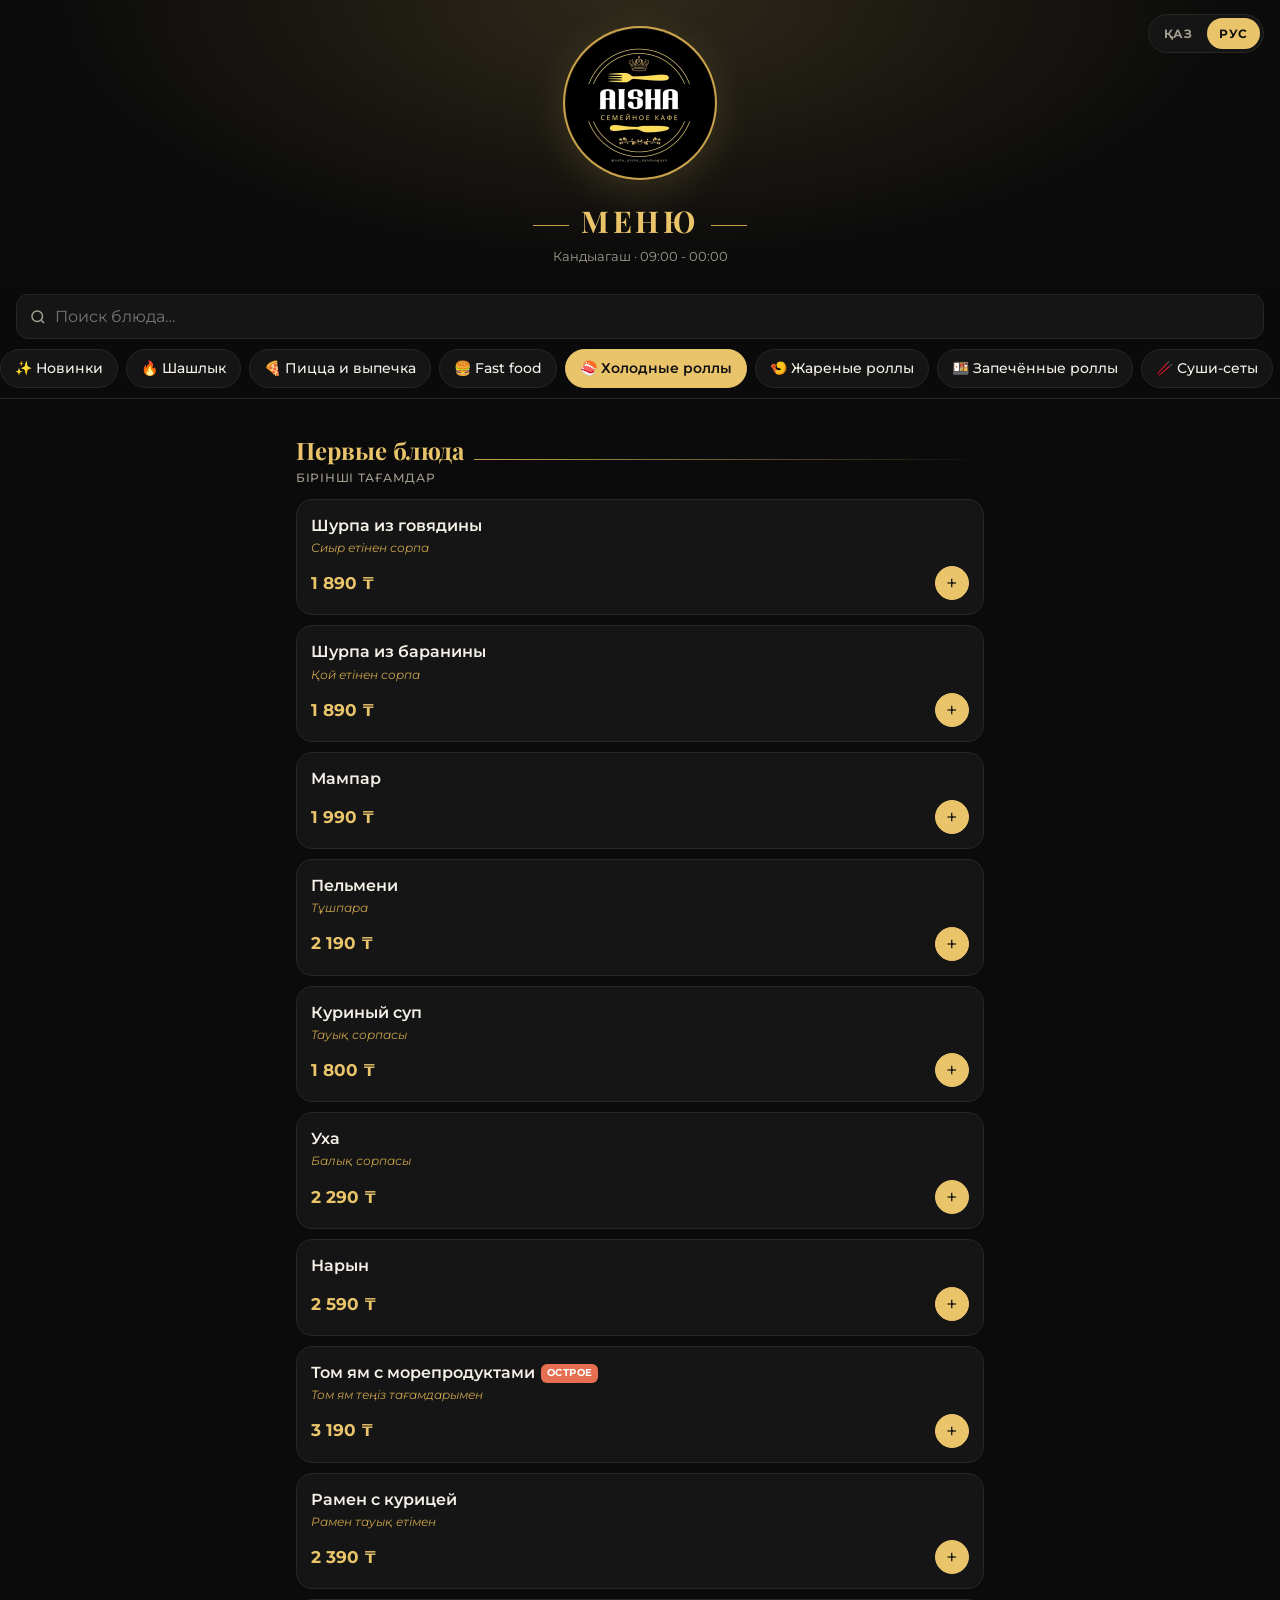
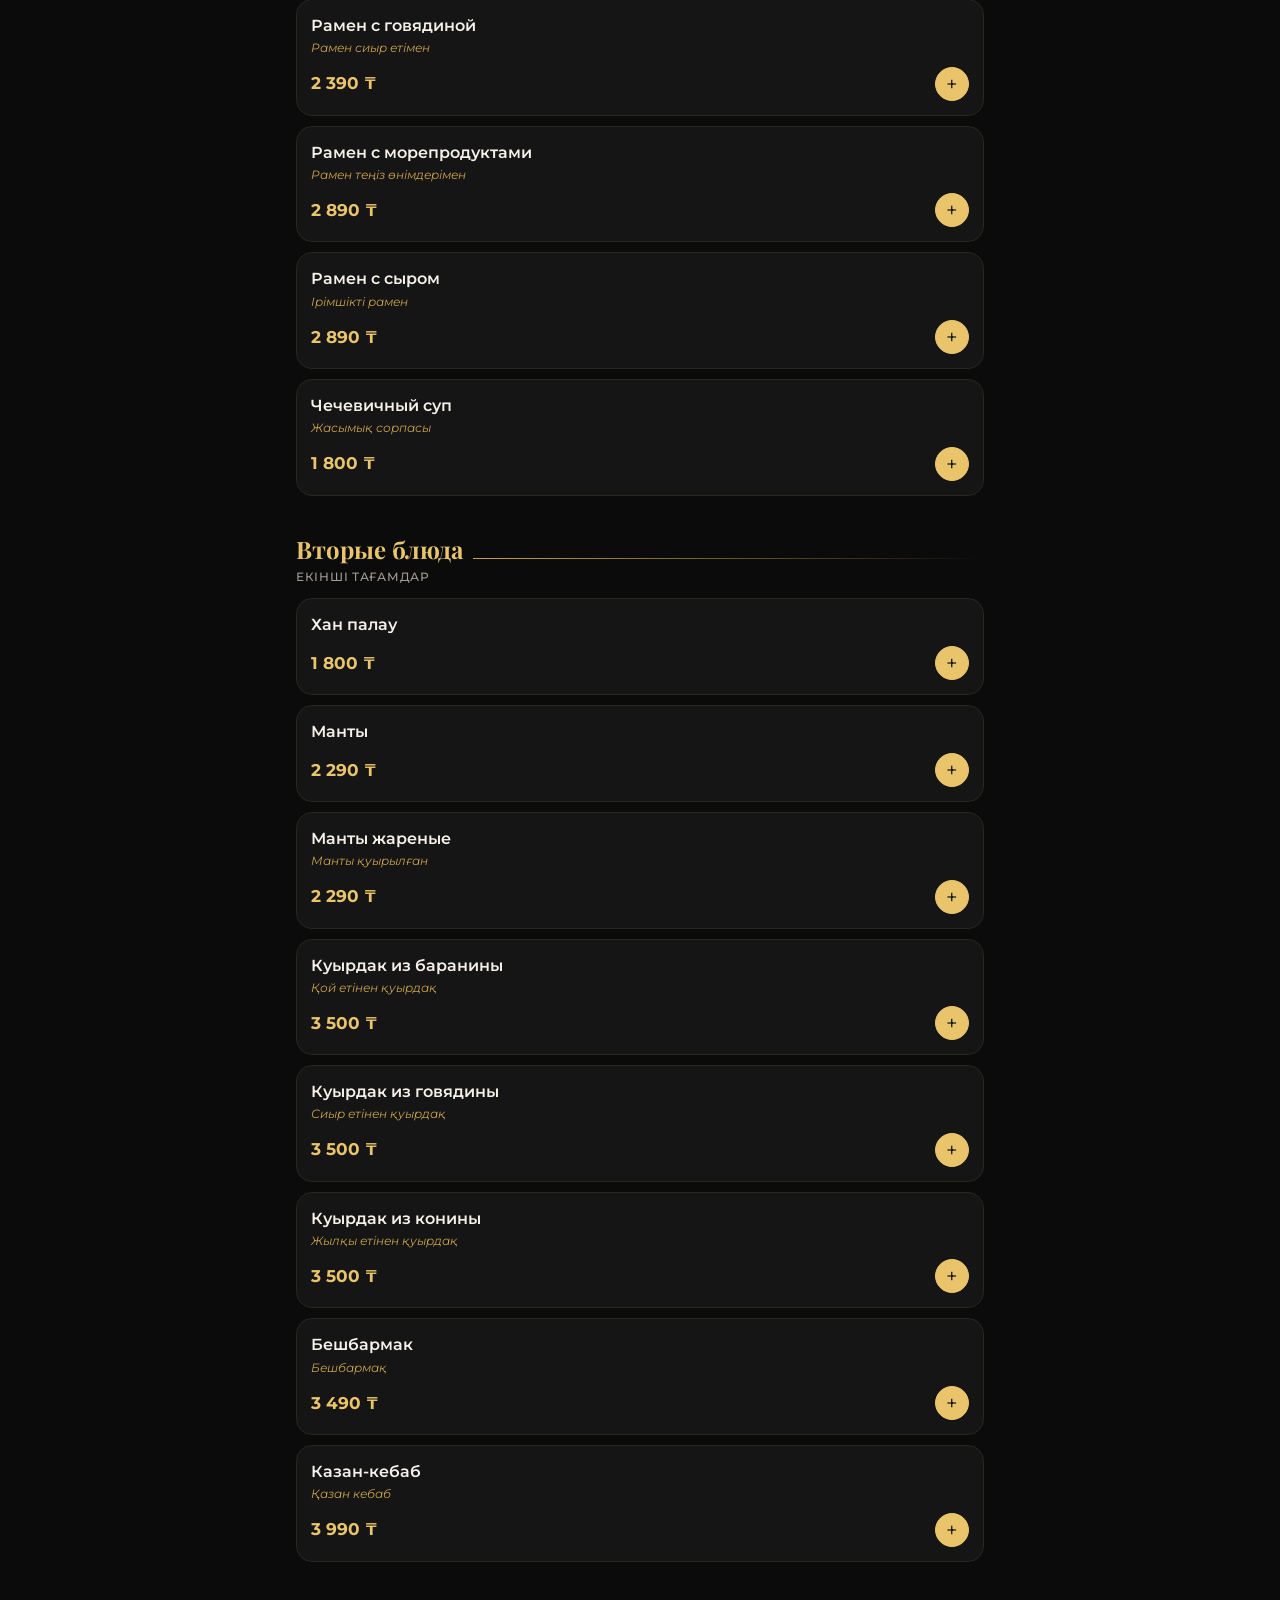
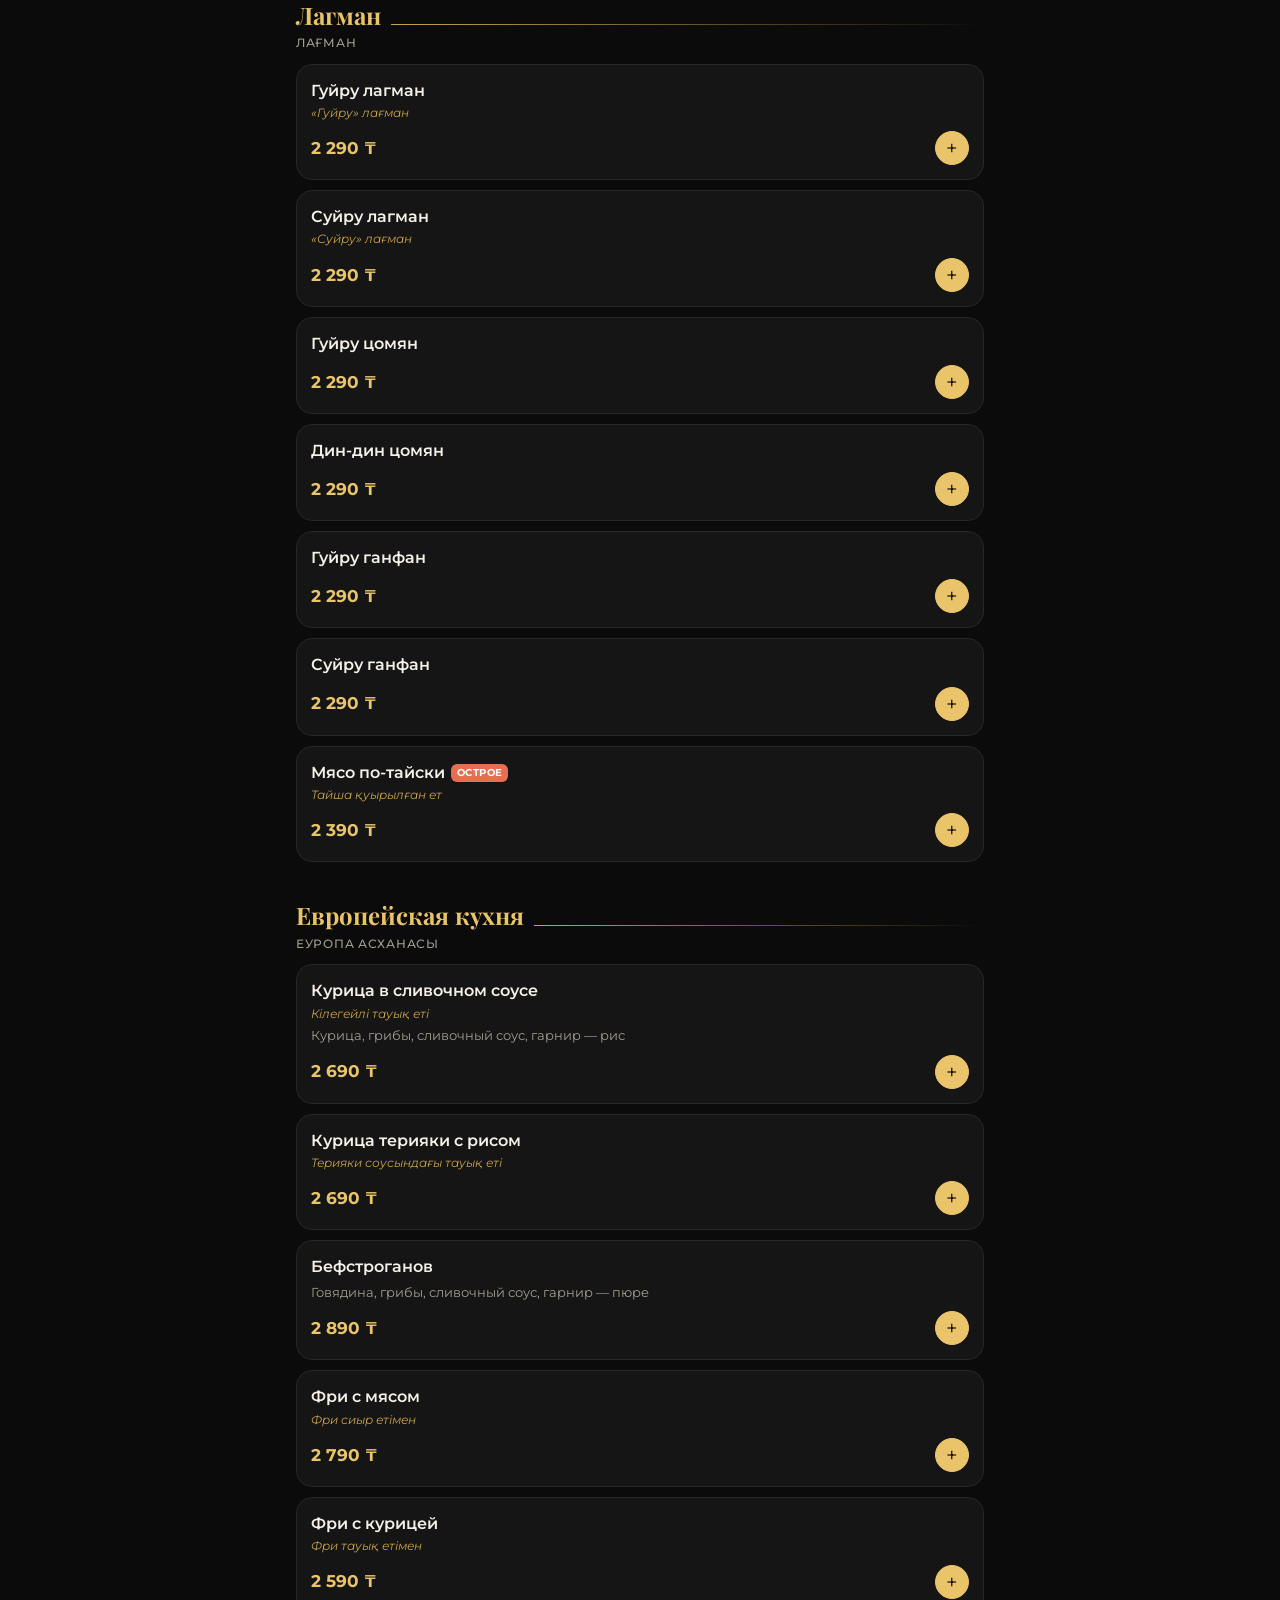
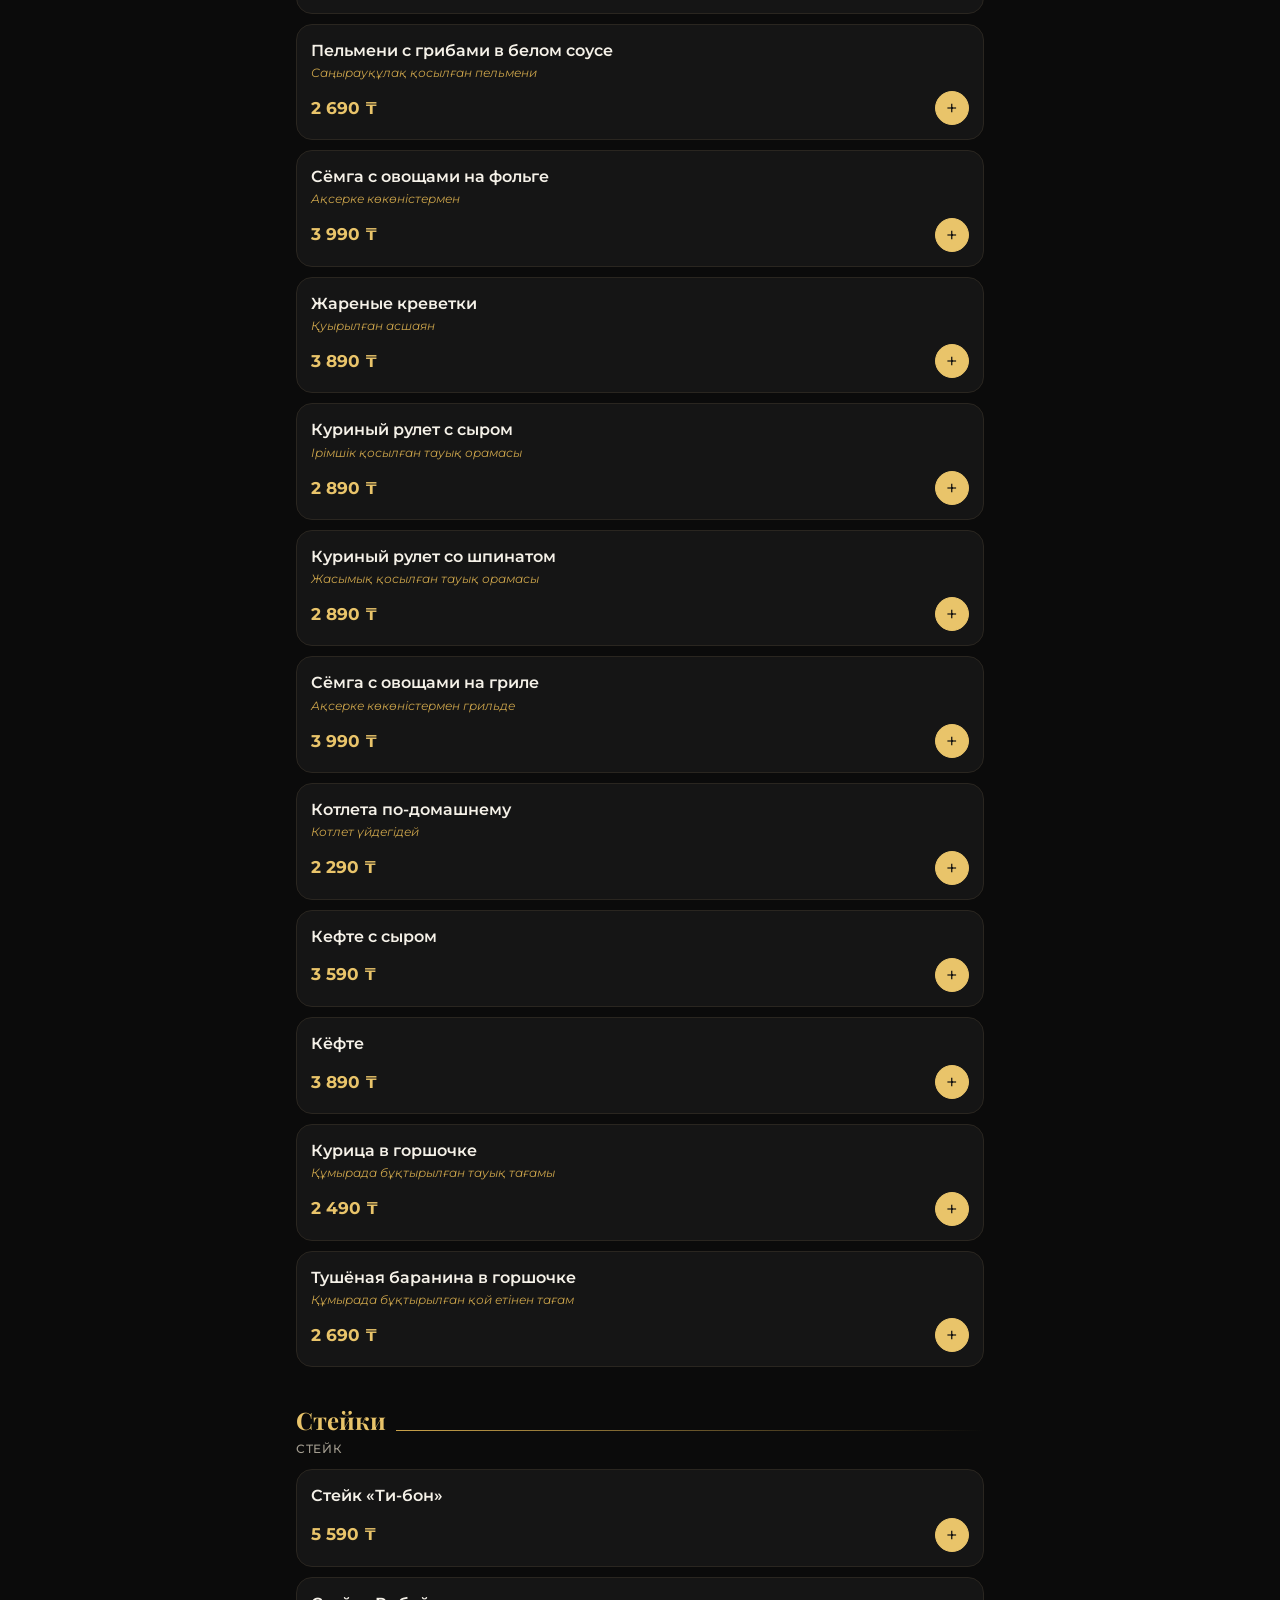
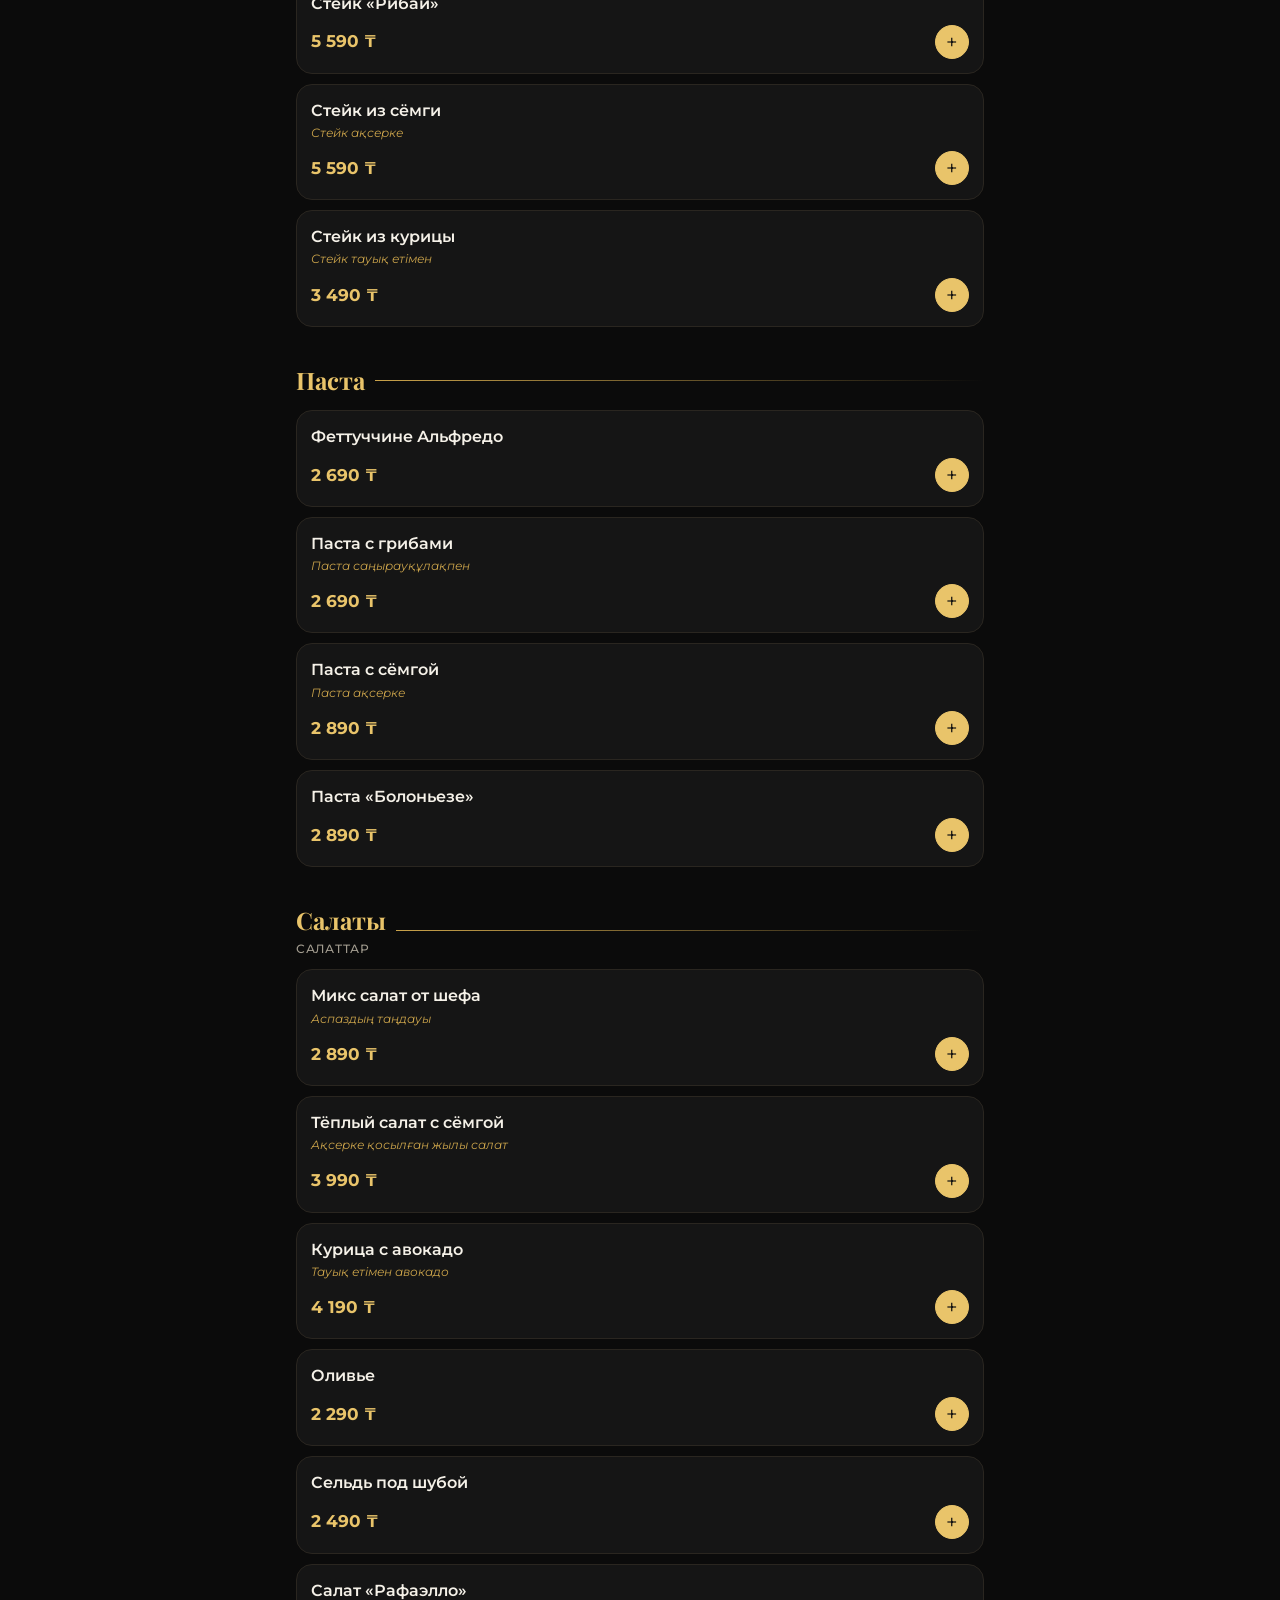
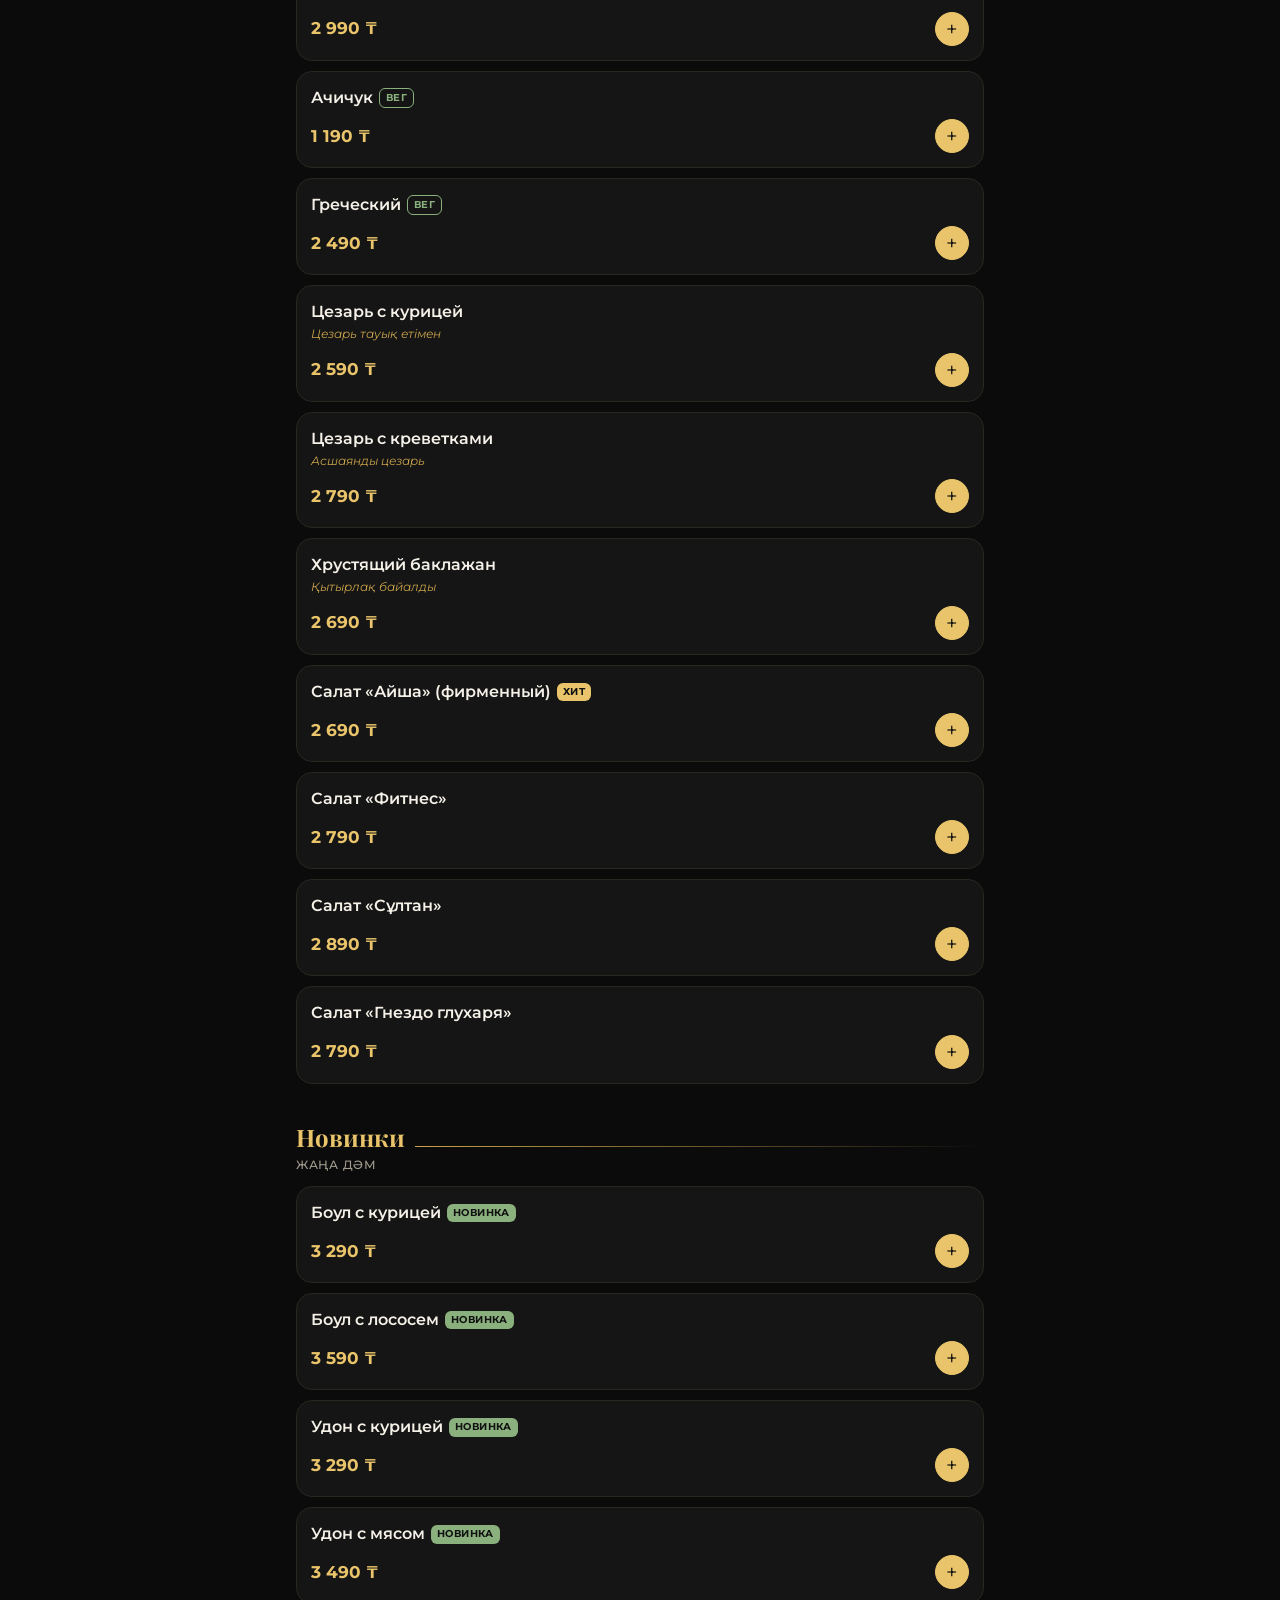
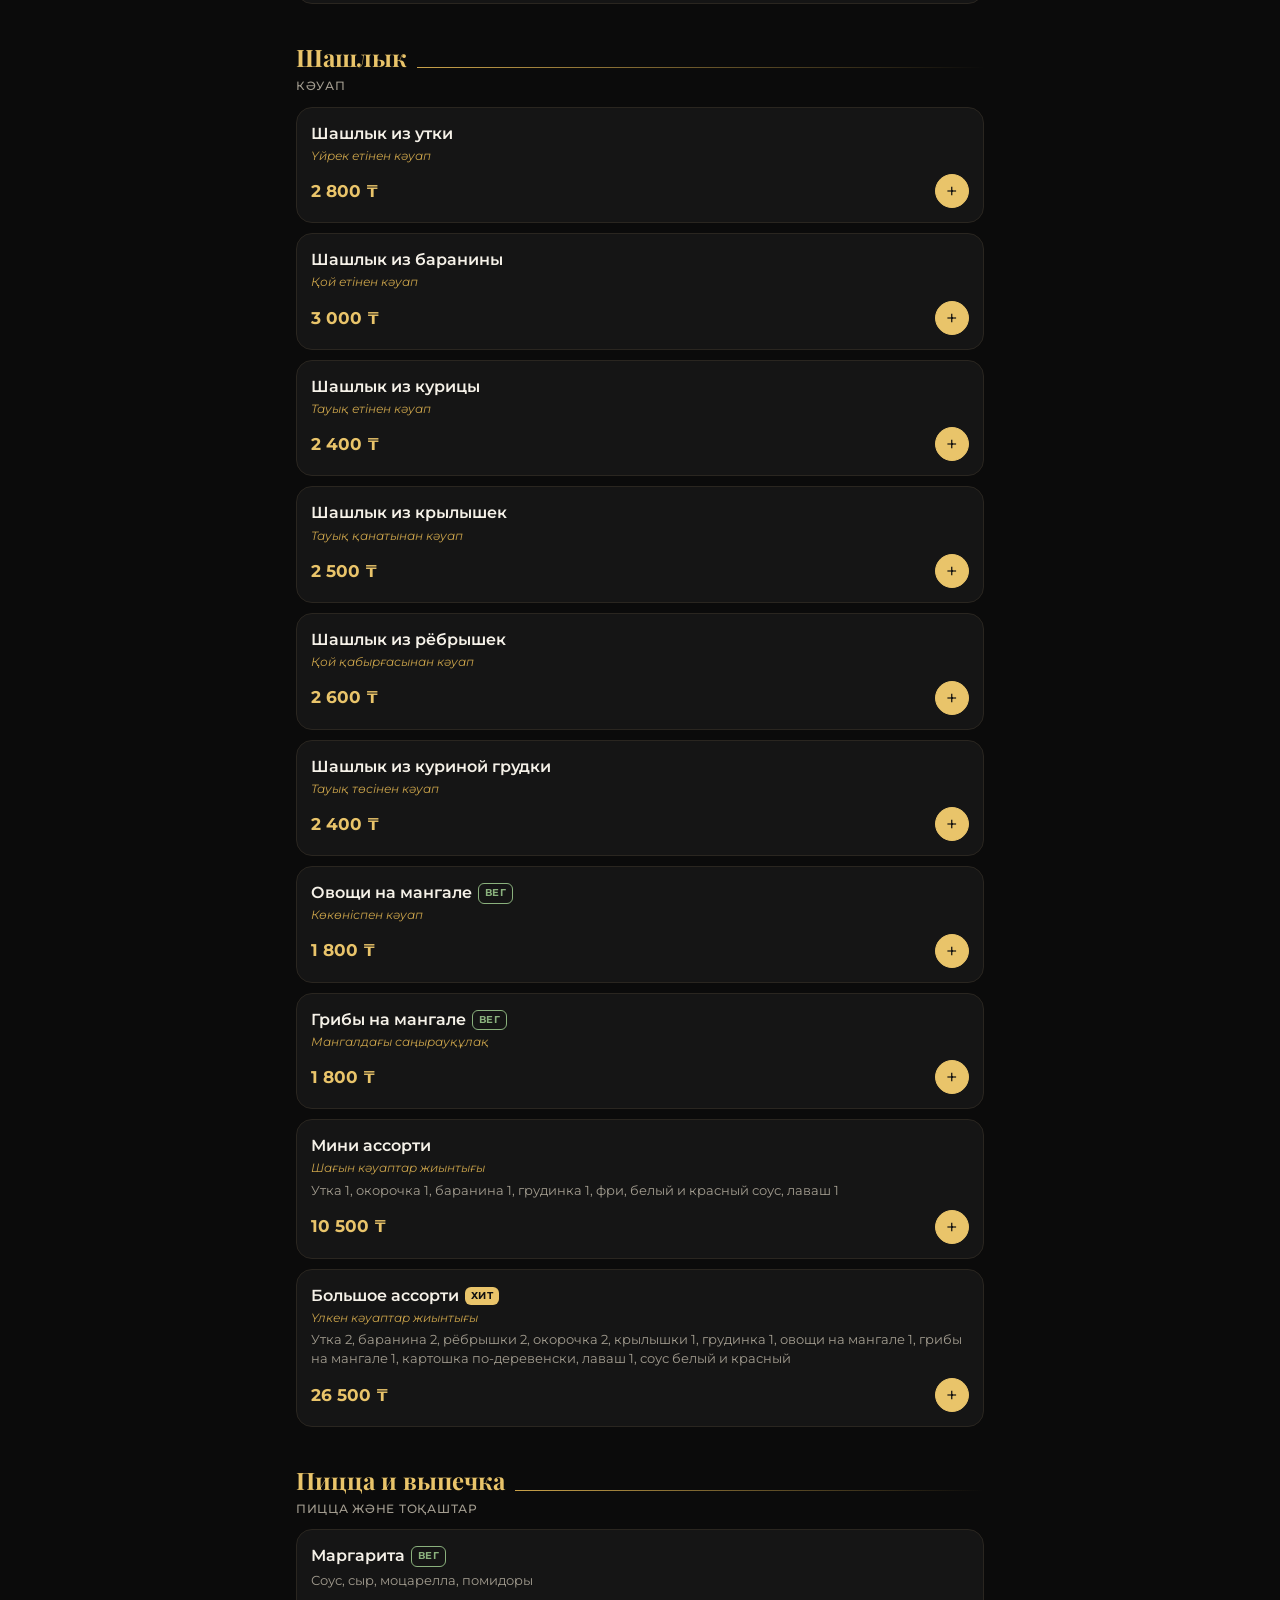
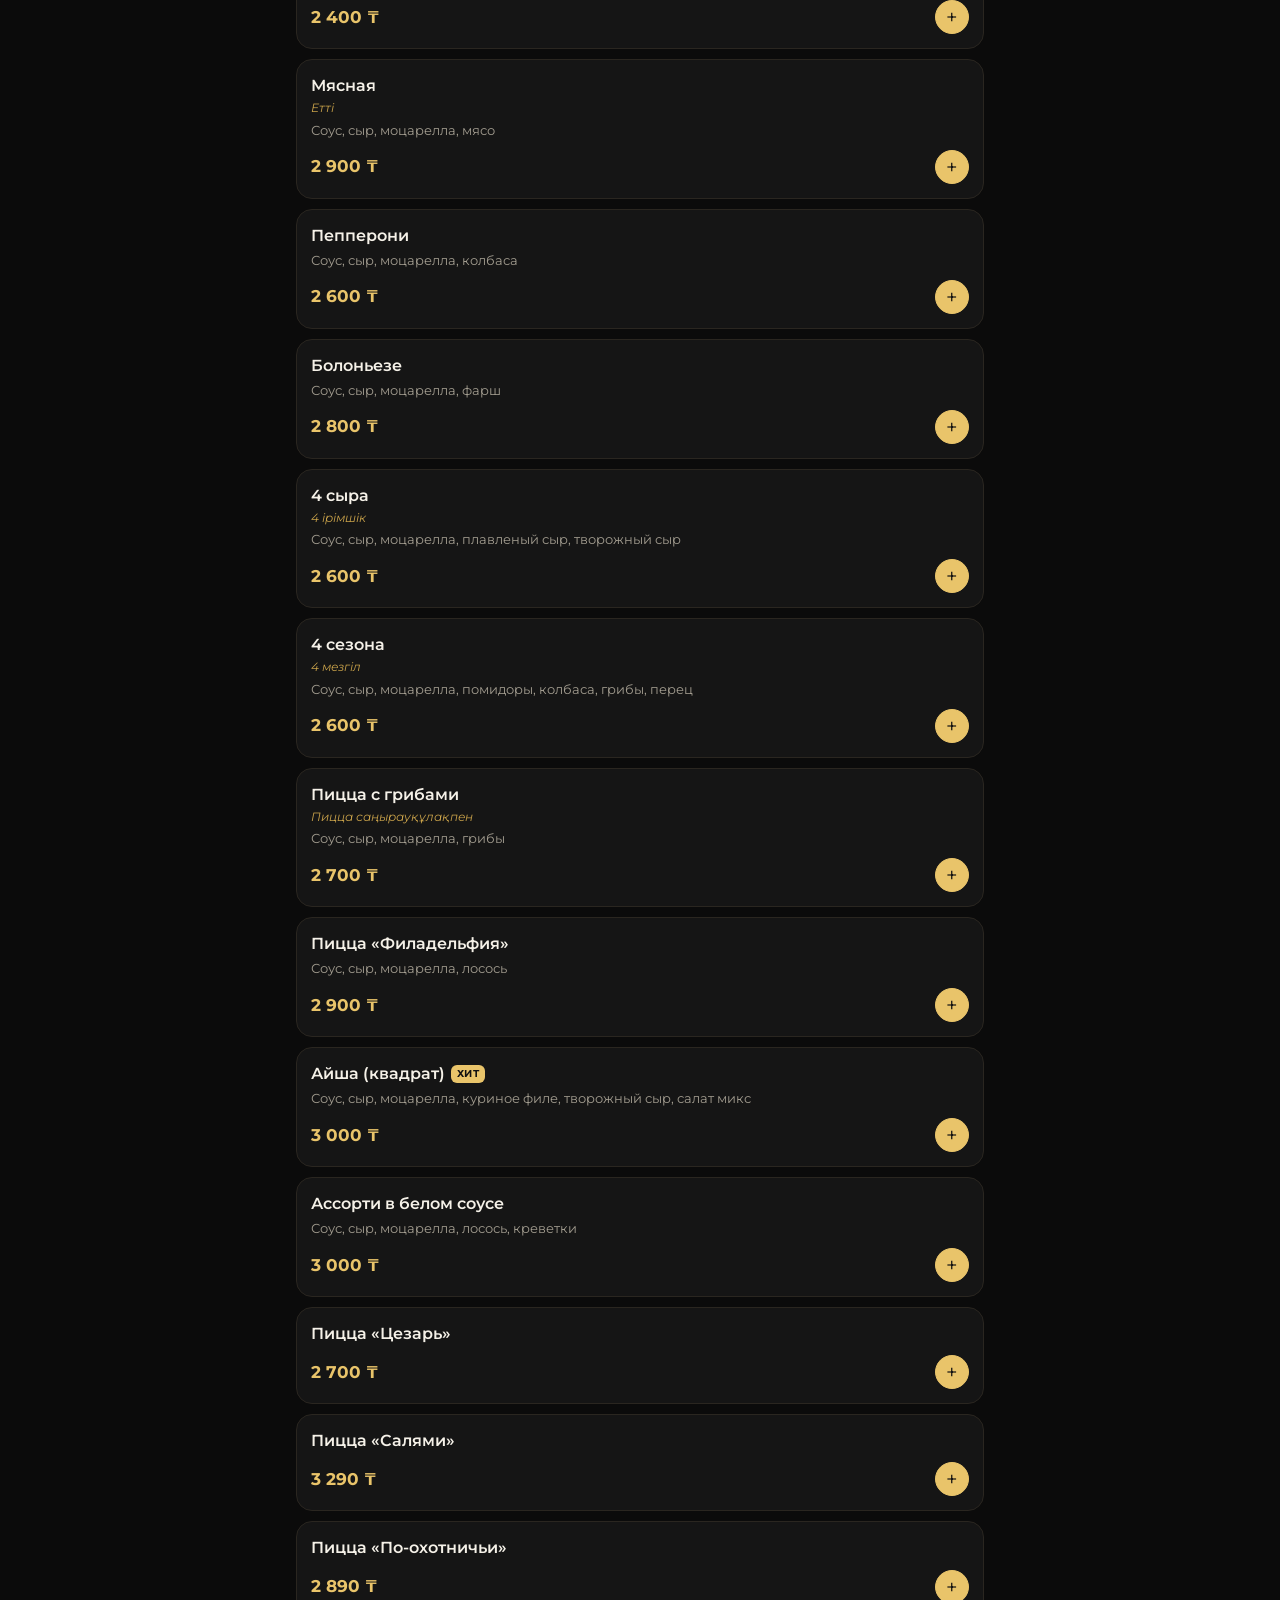
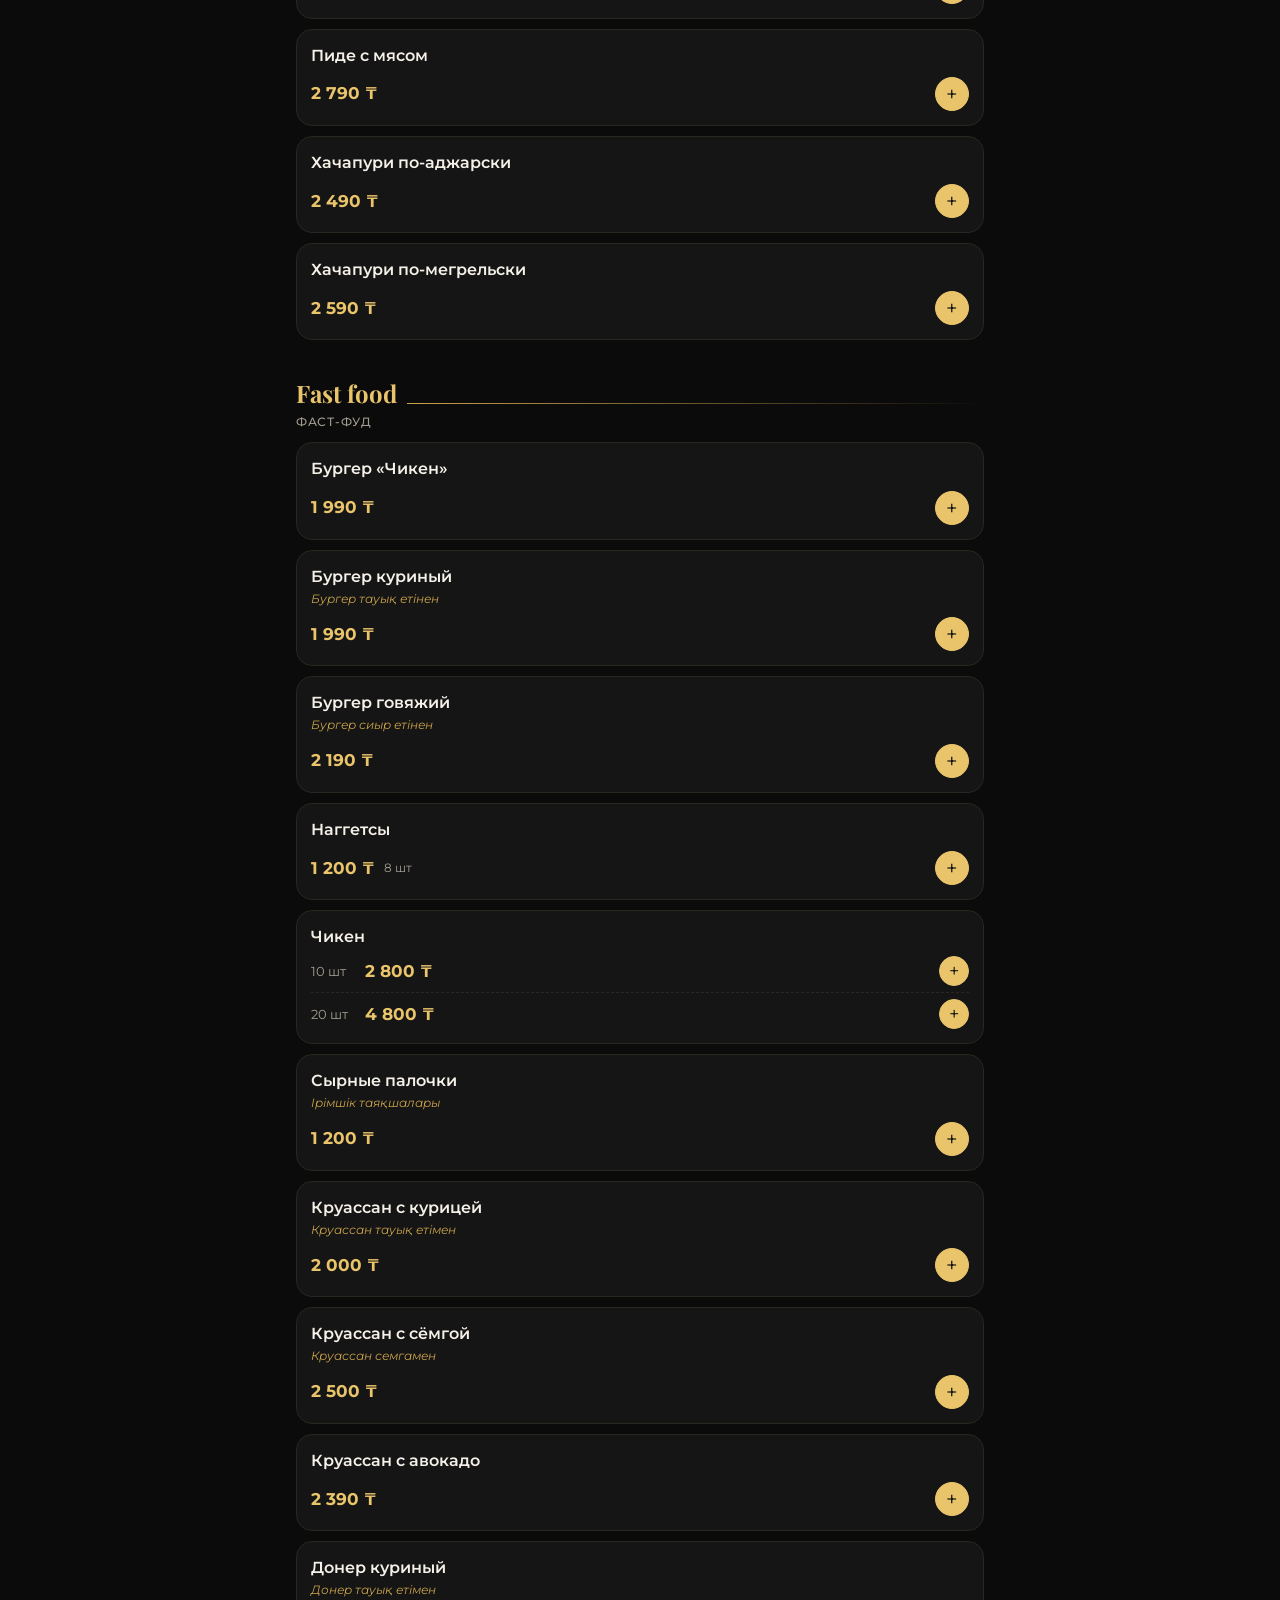
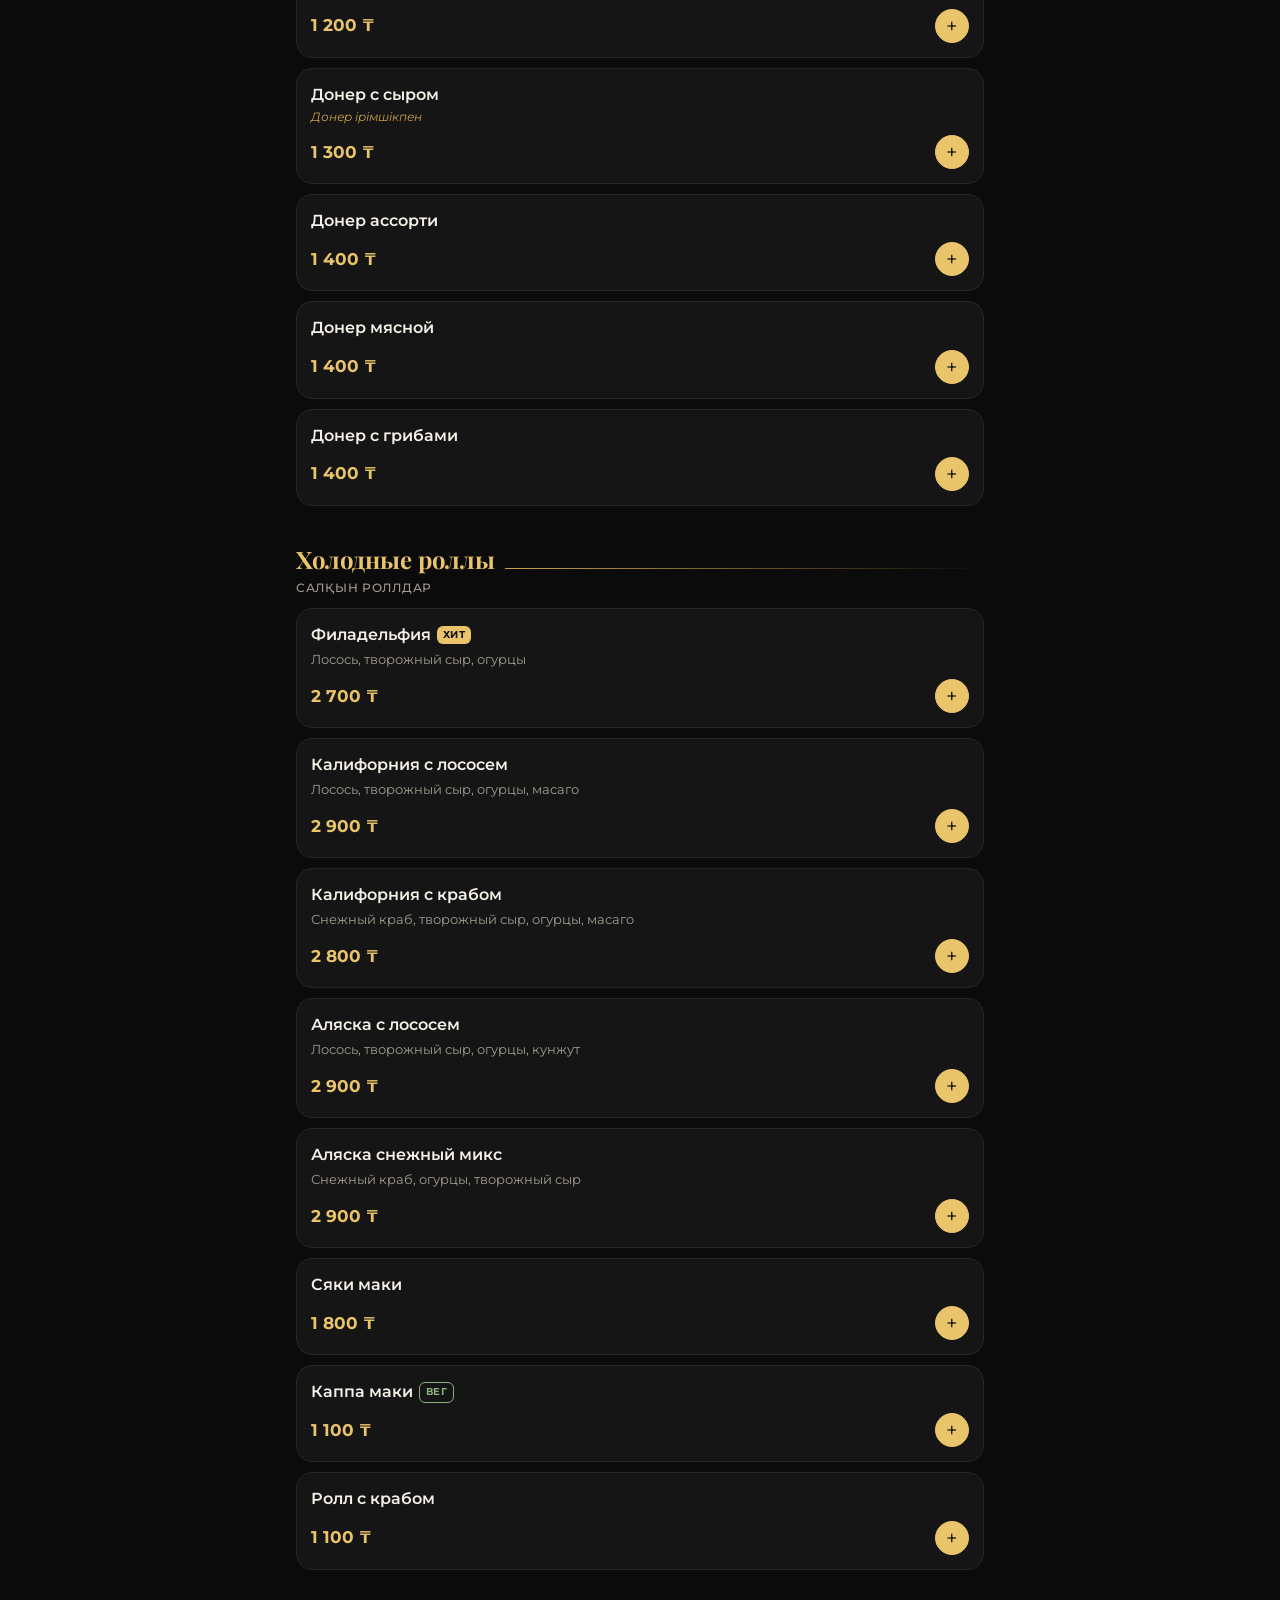
<file: index.html>
<!doctype html>
<html lang="ru">
<head>
  <meta charset="utf-8">
  <meta name="viewport" content="width=device-width, initial-scale=1, viewport-fit=cover">
  <title>Aisha — семейное кафе · Меню</title>
  <meta name="description" content="Электронное меню семейного кафе Aisha, Кандыагаш · Aisha отбасылық кафесінің мәзірі">
  <meta name="theme-color" content="#0b0b0b">
  <link rel="icon" type="image/png" href="img/logo.png">
  <link rel="apple-touch-icon" href="img/logo.png">
  <link rel="preconnect" href="https://fonts.googleapis.com">
  <link rel="preconnect" href="https://fonts.gstatic.com" crossorigin>
  <link href="https://fonts.googleapis.com/css2?family=Playfair+Display:wght@600;700&family=Montserrat:wght@400;500;600;700&display=swap" rel="stylesheet">
  <link rel="stylesheet" href="css/style.css">
</head>
<body>
  <header class="hero">
    <div class="lang" role="group" aria-label="Тіл / Язык">
      <button class="lang__btn" data-lang="kz" aria-pressed="false">ҚАЗ</button>
      <button class="lang__btn" data-lang="ru" aria-pressed="true">РУС</button>
    </div>
    <img class="hero__logo" src="img/logo.png" alt="Aisha — семейное кафе" width="160" height="160">
    <h1 class="hero__title" id="heroTitle">Меню</h1>
    <p class="hero__meta" id="heroMeta"></p>
  </header>

  <nav class="tabs" id="tabs">
    <div class="tabs__search">
      <svg viewBox="0 0 24 24" aria-hidden="true"><circle cx="11" cy="11" r="7"/><path d="m20 20-3.5-3.5"/></svg>
      <input id="search" type="search" placeholder="Поиск блюда…" autocomplete="off">
    </div>
    <div class="tabs__row" id="tabsRow"></div>
  </nav>

  <main id="menu" class="menu"></main>
  <p class="empty" id="empty" hidden></p>

  <footer class="footer" id="footer"></footer>

  <button class="cart-btn" id="cartBtn" hidden>
    <span id="cartLabel">Мой заказ</span>
    <span class="cart-btn__count" id="cartCount">0</span>
    <span class="cart-btn__sum" id="cartSum"></span>
  </button>

  <div class="sheet" id="sheet" hidden>
    <div class="sheet__backdrop" data-close></div>
    <section class="sheet__panel" role="dialog" aria-modal="true" aria-labelledby="sheetTitle">
      <div class="sheet__head">
        <h2 id="sheetTitle">Мой заказ</h2>
        <button class="icon-btn" data-close>✕</button>
      </div>
      <ul class="sheet__list" id="cartList"></ul>

      <div class="mode" role="radiogroup" id="modeGroup">
        <button class="mode__btn" role="radio" data-mode="hall"><span>🍽️</span><b id="mHall">В зале</b></button>
        <button class="mode__btn" role="radio" data-mode="takeaway"><span>🛍️</span><b id="mTake">С собой</b></button>
        <button class="mode__btn" role="radio" data-mode="delivery" id="mDelivBtn"><span>🚗</span><b id="mDeliv">Доставка</b></button>
      </div>
      <label class="ofield" id="tableField">
        <span id="tableLbl">Номер стола</span>
        <input id="tableNo" inputmode="numeric" autocomplete="off" maxlength="6">
      </label>
      <label class="ofield" id="addrField" hidden>
        <span id="addrLbl">Адрес доставки</span>
        <input id="addr" autocomplete="street-address" maxlength="200">
      </label>
      <p class="onote" id="takeNote" hidden></p>
      <p class="onote onote--gold" id="delivNote" hidden></p>
      <label class="ofield">
        <span id="commentLbl">Комментарий (необязательно)</span>
        <input id="comment" autocomplete="off" maxlength="300">
      </label>
      <div class="sheet__total">
        <span id="totalLabel">Итого</span><strong id="cartTotal"></strong>
      </div>
      <p class="sheet__hint" id="sheetHint"></p>
      <div class="sheet__actions">
        <button class="btn btn--ghost" id="cartClear">Очистить</button>
        <a class="btn btn--gold" id="cartWa" target="_blank" rel="noopener">WhatsApp</a>
      </div>
    </section>
  </div>

  <script src="js/app.js"></script>
</body>
</html>
</file>
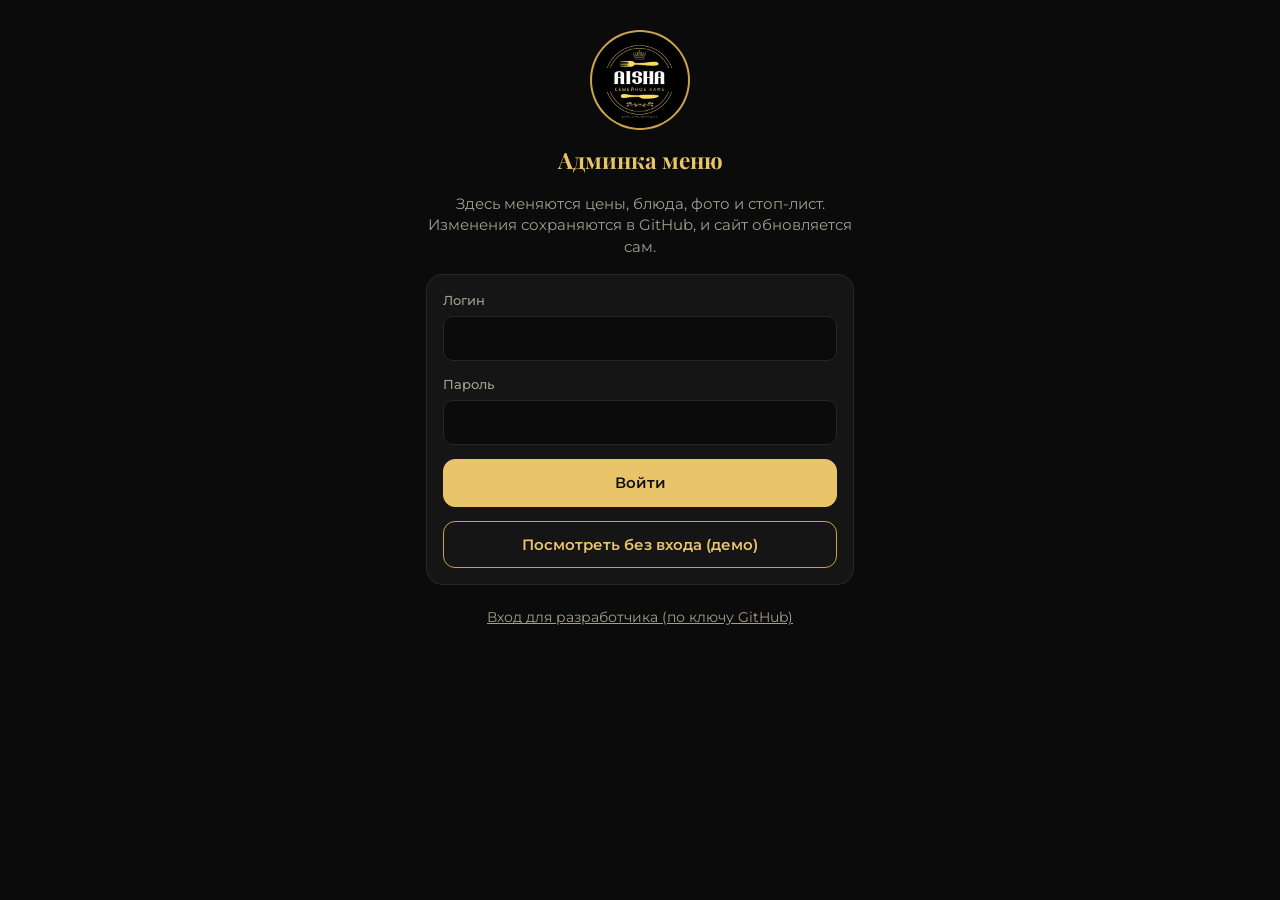
<file: admin.html>
<!doctype html>
<html lang="ru">
<head>
  <meta charset="utf-8">
  <meta name="viewport" content="width=device-width, initial-scale=1, viewport-fit=cover">
  <title>Aisha — админка меню</title>
  <meta name="robots" content="noindex, nofollow">
  <meta name="theme-color" content="#0b0b0b">
  <link rel="icon" type="image/png" href="img/logo.png">
  <link rel="preconnect" href="https://fonts.googleapis.com">
  <link rel="preconnect" href="https://fonts.gstatic.com" crossorigin>
  <link href="https://fonts.googleapis.com/css2?family=Playfair+Display:wght@700&family=Montserrat:wght@400;500;600;700&display=swap" rel="stylesheet">
  <link rel="stylesheet" href="css/style.css">
  <link rel="stylesheet" href="css/admin.css">
</head>
<body class="admin">

  <!-- ===== Вход ===== -->
  <section id="login" class="login" hidden>
    <img class="login__logo" src="img/logo.png" alt="" width="96" height="96">
    <h1>Админка меню</h1>
    <p class="muted">Здесь меняются цены, блюда, фото и стоп-лист. Изменения сохраняются в GitHub, и сайт обновляется сам.</p>

    <!-- Вход по логину и паролю -->
    <form id="pwForm" class="card form">
      <label class="field">
        <span>Логин</span>
        <input id="fLogin" type="text" autocomplete="username" autocapitalize="off" spellcheck="false" required>
      </label>
      <label class="field">
        <span>Пароль</span>
        <input id="fPassword" type="password" autocomplete="current-password" required>
      </label>
      <p class="error" id="pwError" hidden></p>
      <button class="btn btn--gold btn--block" type="submit" id="pwBtn">Войти</button>
      <button class="btn btn--ghost btn--block" type="button" id="demoBtn">Посмотреть без входа (демо)</button>
    </form>
    <p class="muted small center" id="noAccounts" hidden>Логины ещё не созданы. Войдите по ключу GitHub и создайте логин во вкладке «Доступ».</p>
    <button class="linklike" type="button" id="toTokenBtn">Вход для разработчика (по ключу GitHub)</button>

    <!-- Вход по ключу GitHub -->
    <div id="tokenBox" class="form" hidden>
      <form id="loginForm" class="card form">
        <label class="field">
          <span>Ключ доступа (GitHub token)</span>
          <input id="fToken" type="password" autocomplete="off" placeholder="github_pat_…" required>
        </label>
        <label class="field">
          <span>Репозиторий</span>
          <input id="fRepo" type="text" placeholder="логин/репозиторий" autocapitalize="off" spellcheck="false" required>
        </label>
        <label class="field">
          <span>Ветка</span>
          <input id="fBranch" type="text" value="main" autocapitalize="off" spellcheck="false" required>
        </label>
        <p class="error" id="loginError" hidden></p>
        <button class="btn btn--gold btn--block" type="submit" id="loginBtn">Войти по ключу</button>
      </form>

      <details class="card help">
        <summary>Как получить ключ доступа</summary>
        <ol>
          <li>Зайдите на GitHub → <b>Settings</b> → <b>Developer settings</b> → <b>Personal access tokens</b> → <b>Fine-grained tokens</b> → <b>Generate new token</b>.</li>
          <li>Срок действия — например, 1 год. В <b>Repository access</b> выберите только репозиторий с сайтом.</li>
          <li>В <b>Permissions → Repository permissions → Contents</b> выберите <b>Read and write</b>.</li>
          <li>Нажмите <b>Generate token</b>, скопируйте ключ и вставьте сюда.</li>
        </ol>
        <p class="muted">Никому не передавайте ключ: с ним можно менять сайт. Для клиента лучше создать логин и пароль во вкладке «Доступ».</p>
      </details>
    </div>
  </section>

  <!-- ===== Панель ===== -->
  <section id="app" hidden>
    <header class="topbar">
      <img src="img/logo.png" alt="" width="36" height="36">
      <div class="topbar__title">
        <strong>Админка</strong>
        <span id="repoLabel" class="muted"></span>
      </div>
      <a class="btn btn--ghost btn--sm" href="./" target="_blank" rel="noopener">Сайт ↗</a>
      <button class="btn btn--ghost btn--sm" id="logoutBtn">Выйти</button>
    </header>

    <nav class="segmented" role="tablist">
      <button role="tab" data-view="menu" aria-selected="true">Меню</button>
      <button role="tab" data-view="stop" aria-selected="false">Стоп-лист</button>
      <button role="tab" data-view="cafe" aria-selected="false">Контакты</button>
      <button role="tab" data-view="access" aria-selected="false">Доступ</button>
    </nav>

    <main class="admin-main">
      <div id="viewMenu"></div>
      <div id="viewStop" hidden>
        <div class="tabs__search admin-search">
          <svg viewBox="0 0 24 24" aria-hidden="true"><circle cx="11" cy="11" r="7"/><path d="m20 20-3.5-3.5"/></svg>
          <input id="stopSearch" type="search" placeholder="Найти блюдо…" autocomplete="off">
        </div>
        <p class="muted small">Выключите блюдо, если его сейчас нет — на сайте оно станет серым с пометкой «Нет в наличии».</p>
        <div id="stopList"></div>
      </div>
      <div id="viewCafe" hidden></div>
      <div id="viewAccess" hidden></div>
    </main>

    <div class="savebar">
      <span id="saveStatus" class="savebar__status">Изменений нет</span>
      <button class="btn btn--gold" id="saveBtn" disabled>Сохранить</button>
    </div>
  </section>

  <!-- ===== Редактор блюда ===== -->
  <div class="sheet" id="editor" hidden>
    <div class="sheet__backdrop" data-close-editor></div>
    <section class="sheet__panel editor" role="dialog" aria-modal="true" aria-labelledby="edTitle">
      <div class="sheet__head">
        <h2 id="edTitle">Блюдо</h2>
        <button class="icon-btn" data-close-editor aria-label="Закрыть">✕</button>
      </div>
      <div id="edBody" class="form"></div>
    </section>
  </div>

  <div class="toast" id="toast" role="status" hidden></div>

  <script src="js/admin.js"></script>
</body>
</html>
</file>
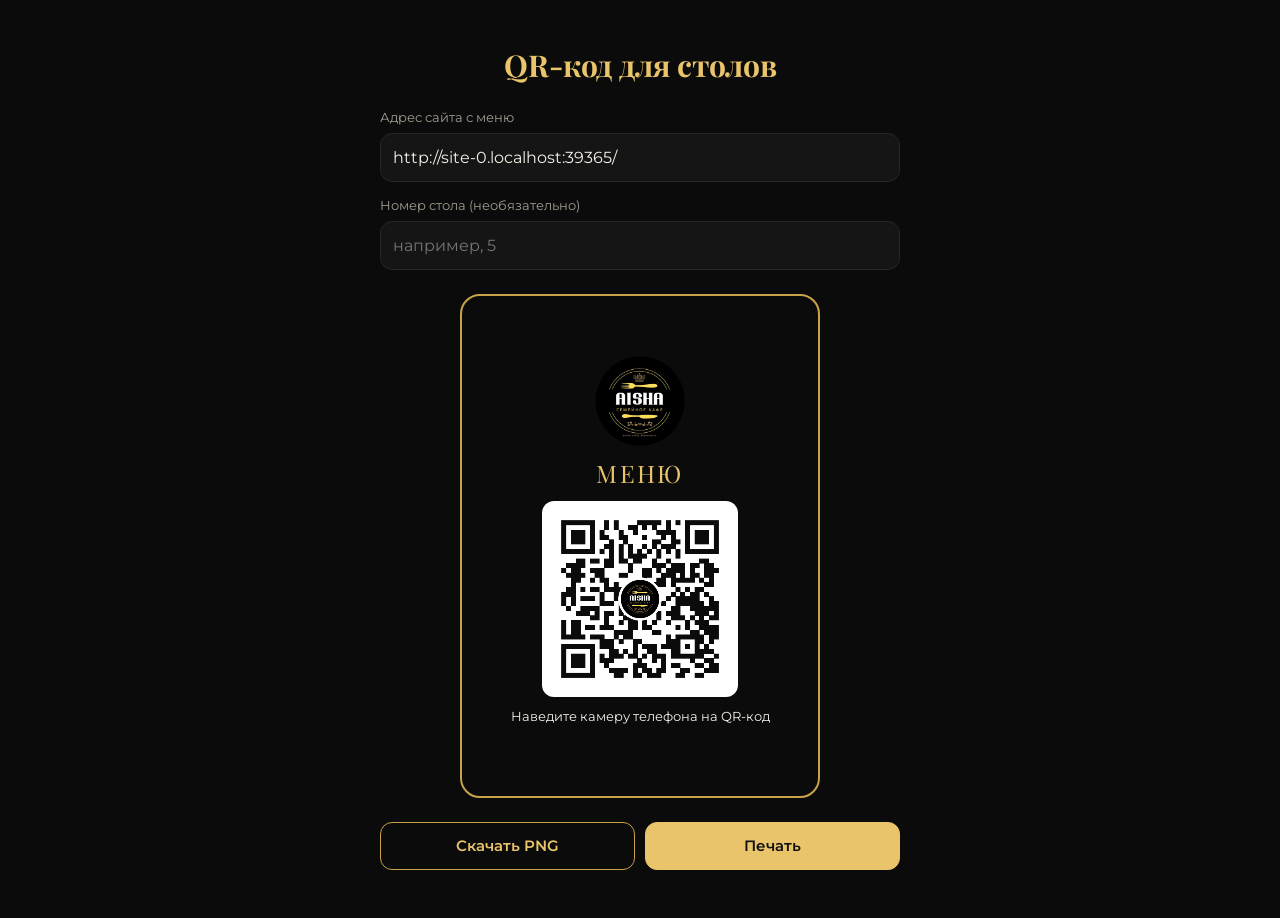
<file: qr.html>
<!doctype html>
<html lang="ru">
<head>
  <meta charset="utf-8">
  <meta name="viewport" content="width=device-width, initial-scale=1">
  <title>Aisha — QR-код меню</title>
  <meta name="robots" content="noindex">
  <link rel="icon" type="image/png" href="img/logo.png">
  <link href="https://fonts.googleapis.com/css2?family=Playfair+Display:wght@700&family=Montserrat:wght@400;600&display=swap" rel="stylesheet">
  <link rel="stylesheet" href="css/style.css">
  <style>
    body { padding: 24px 16px 48px; }
    .wrap { max-width: 520px; margin: 0 auto; }
    h1 { font-family: var(--serif); color: var(--gold); text-align: center; }
    label { display: block; color: var(--muted); font-size: 13px; margin: 14px 0 6px; }
    input[type=url], input[type=text] {
      width: 100%; background: var(--surface); border: 1px solid var(--line); border-radius: 12px;
      color: var(--text); font: inherit; font-size: 16px; padding: 12px;
    }
    .card {
      margin: 24px auto; width: 100%; max-width: 360px; aspect-ratio: 3 / 4.2;
      background: #0b0b0b; border: 2px solid var(--gold-2); border-radius: 20px;
      display: flex; flex-direction: column; align-items: center; justify-content: center; gap: 10px;
      padding: 20px; text-align: center;
    }
    .card img.logo { width: 90px; height: 90px; border-radius: 50%; }
    .card .t { font-family: var(--serif); color: var(--gold); font-size: 24px; letter-spacing: .1em; text-transform: uppercase; }
    .card canvas { width: 62%; height: auto; background: #fff; border-radius: 12px; padding: 10px; }
    .card .s { color: var(--text); font-size: 13px; }
    .card .table { color: var(--gold); font-weight: 600; }
    .actions { display: grid; grid-template-columns: 1fr 1fr; gap: 10px; }
    @media print {
      @page { margin: 10mm; }
      body { background: #fff; padding: 0; }
      .no-print { display: none !important; }
      .card { margin: 0 auto; -webkit-print-color-adjust: exact; print-color-adjust: exact; width: 90mm; max-width: none; }
    }
  </style>
</head>
<body>
  <div class="wrap">
    <h1 class="no-print">QR-код для столов</h1>
    <div class="no-print">
      <label for="url">Адрес сайта с меню</label>
      <input id="url" type="url">
      <label for="tableNo">Номер стола (необязательно)</label>
      <input id="tableNo" type="text" placeholder="например, 5">
    </div>

    <div class="card" id="card">
      <img class="logo" src="img/logo.png" alt="">
      <div class="t">Меню</div>
      <canvas id="qr" width="600" height="600"></canvas>
      <div class="s">Наведите камеру телефона на QR-код</div>
      <div class="table" id="tableLabel"></div>
    </div>

    <div class="actions no-print">
      <button class="btn btn--ghost" id="dl">Скачать PNG</button>
      <button class="btn btn--gold" onclick="window.print()">Печать</button>
    </div>
  </div>

  <script src="js/qrcode.js"></script>
  <script>
    const urlIn = document.getElementById("url");
    const tableIn = document.getElementById("tableNo");
    const canvas = document.getElementById("qr");
    const ctx = canvas.getContext("2d");
    const logo = new Image();
    logo.src = "img/logo.png";

    // По умолчанию — адрес главной страницы рядом с этим файлом
    urlIn.value = new URL("./", location.href).href;

    function draw() {
      const base = urlIn.value.trim() || location.href;
      const t = tableIn.value.trim();
      // номер стола попадает в ссылку — на сайте он подставится в заказ сам
      const text = t ? base + (base.includes("?") ? "&" : "?") + "table=" + encodeURIComponent(t) : base;
      const qr = qrcode(0, "H"); // высокий уровень коррекции — логотип в центре не мешает
      qr.addData(text);
      qr.make();
      const n = qr.getModuleCount(), quiet = 2, size = canvas.width;
      const cell = size / (n + quiet * 2);
      ctx.fillStyle = "#fff"; ctx.fillRect(0, 0, size, size);
      ctx.fillStyle = "#0b0b0b";
      for (let r = 0; r < n; r++) for (let c = 0; c < n; c++)
        if (qr.isDark(r, c)) ctx.fillRect(Math.floor((c + quiet) * cell), Math.floor((r + quiet) * cell), Math.ceil(cell), Math.ceil(cell));
      if (logo.complete && logo.naturalWidth) {
        const l = size * 0.22, x = (size - l) / 2;
        ctx.fillStyle = "#fff";
        ctx.beginPath(); ctx.arc(size / 2, size / 2, l / 2 + 8, 0, Math.PI * 2); ctx.fill();
        ctx.drawImage(logo, x, x, l, l);
      }
      document.getElementById("tableLabel").textContent = t ? "Стол № " + t + " · " + t + "-үстел" : "";
    }

    logo.onload = draw;
    urlIn.addEventListener("input", draw);
    tableIn.addEventListener("input", draw);
    draw();

    document.getElementById("dl").addEventListener("click", () => {
      const a = document.createElement("a");
      a.download = "aisha-menu-qr" + (tableIn.value.trim() ? "-stol-" + tableIn.value.trim() : "") + ".png";
      a.href = canvas.toDataURL("image/png");
      a.click();
    });
  </script>
</body>
</html>
</file>
<file: css/style.css>
:root {
  --bg: #0b0b0b;
  --surface: #151515;
  --surface-2: #1d1d1d;
  --line: #2a2620;
  --gold: #e9c46a;
  --gold-2: #c9a24a;
  --text: #f5f1e8;
  --muted: #a39d90;
  --red: #e76f51;
  --green: #8ab17d;
  --radius: 16px;
  --serif: "Playfair Display", Georgia, serif;
  --sans: "Montserrat", system-ui, -apple-system, "Segoe UI", Roboto, sans-serif;
}

* { box-sizing: border-box; }
html { scroll-behavior: smooth; -webkit-text-size-adjust: 100%; }
body {
  margin: 0;
  background: var(--bg);
  color: var(--text);
  font-family: var(--sans);
  font-size: 15px;
  line-height: 1.45;
  -webkit-font-smoothing: antialiased;
  padding-bottom: 96px;
}
button { font: inherit; color: inherit; }
[hidden] { display: none !important; }

/* ---------- Hero ---------- */
.hero {
  text-align: center;
  padding: 28px 16px 18px;
  background:
    radial-gradient(ellipse at 50% 0%, rgba(233, 196, 106, .16), transparent 65%),
    var(--bg);
}
.hero__logo {
  width: 150px; height: 150px;
  border-radius: 50%;
  box-shadow: 0 0 0 2px var(--gold-2), 0 10px 40px rgba(233, 196, 106, .18);
}
.hero__title {
  font-family: var(--serif);
  color: var(--gold);
  font-size: 30px;
  letter-spacing: .12em;
  text-transform: uppercase;
  margin: 16px 0 4px;
}
.hero__title::before, .hero__title::after {
  content: ""; display: inline-block; vertical-align: middle;
  width: 36px; height: 1px; background: var(--gold-2); margin: 0 12px;
}
.hero__meta { color: var(--muted); margin: 0; font-size: 13px; }

/* ---------- Tabs ---------- */
.tabs {
  position: sticky; top: 0; z-index: 20;
  background: rgba(11, 11, 11, .92);
  backdrop-filter: blur(10px);
  -webkit-backdrop-filter: blur(10px);
  border-bottom: 1px solid var(--line);
  padding: 10px 0 0;
}
.tabs__search {
  display: flex; align-items: center; gap: 8px;
  margin: 0 16px 10px;
  background: var(--surface);
  border: 1px solid var(--line);
  border-radius: 12px;
  padding: 0 12px;
}
.tabs__search svg { width: 18px; height: 18px; fill: none; stroke: var(--muted); stroke-width: 2; flex: none; }
.tabs__search input {
  flex: 1; min-width: 0;
  background: none; border: 0; outline: 0;
  color: var(--text); font: inherit; font-size: 16px;
  padding: 10px 0;
}
.tabs__search:focus-within { border-color: var(--gold-2); }
.tabs__row {
  display: flex; gap: 8px;
  overflow-x: auto; scrollbar-width: none;
  padding: 0 16px 10px;
  scroll-snap-type: x proximity;
}
.tabs__row::-webkit-scrollbar { display: none; }
.tab {
  flex: none; scroll-snap-align: start;
  border: 1px solid var(--line);
  background: var(--surface);
  color: var(--text);
  border-radius: 999px;
  padding: 8px 14px;
  font-size: 14px; font-weight: 500;
  white-space: nowrap; cursor: pointer;
  transition: background .2s, color .2s, border-color .2s;
}
.tab.is-active { background: var(--gold); color: #111; border-color: var(--gold); font-weight: 600; }

/* ---------- Menu ---------- */
.menu { max-width: 720px; margin: 0 auto; padding: 8px 16px; }
.section { padding-top: 18px; scroll-margin-top: 120px; }
.section__title {
  font-family: var(--serif);
  color: var(--gold);
  font-size: 24px;
  margin: 8px 0 12px;
  display: flex; align-items: center; gap: 10px;
}
.section__title::after { content: ""; flex: 1; height: 1px; background: linear-gradient(90deg, var(--gold-2), transparent); }

.item {
  display: flex; gap: 12px;
  background: var(--surface);
  border: 1px solid var(--line);
  border-radius: var(--radius);
  padding: 14px;
  margin-bottom: 10px;
}
.item.is-off { opacity: .45; }
.item__img {
  width: 84px; height: 84px; flex: none;
  border-radius: 12px; object-fit: cover;
  background: var(--surface-2);
}
.item__body { flex: 1; min-width: 0; display: flex; flex-direction: column; }
.item__name { font-weight: 600; font-size: 16px; margin: 0; }
.item__desc { color: var(--muted); font-size: 13px; margin: 4px 0 0; }
.item__foot { display: flex; align-items: center; gap: 10px; margin-top: auto; padding-top: 10px; }
.item__price { color: var(--gold); font-weight: 700; font-size: 17px; white-space: nowrap; }
.item__weight { color: var(--muted); font-size: 12px; }
.tags { display: inline-flex; flex-wrap: wrap; gap: 4px; margin-left: 6px; vertical-align: 2px; }
.tag { font-size: 10px; font-weight: 700; letter-spacing: .04em; text-transform: uppercase; border-radius: 6px; padding: 2px 6px; }
.tag--hit { background: var(--gold); color: #111; }
.tag--new { background: var(--green); color: #111; }
.tag--spicy { background: var(--red); color: #fff; }
.tag--veg { border: 1px solid var(--green); color: var(--green); }
.tag--off { background: #444; color: #ddd; }

.qty { margin-left: auto; display: flex; align-items: center; gap: 6px; }
.qty__btn {
  width: 34px; height: 34px; border-radius: 50%;
  border: 1px solid var(--gold-2); background: transparent;
  color: var(--gold); font-size: 20px; line-height: 1; cursor: pointer;
  display: grid; place-items: center;
}
.qty__btn--add { background: var(--gold); color: #111; border-color: var(--gold); }
.qty__n { min-width: 18px; text-align: center; font-weight: 600; }

.empty { text-align: center; color: var(--muted); padding: 40px 16px; }

/* ---------- Footer ---------- */
.footer {
  max-width: 720px; margin: 24px auto 0; padding: 24px 16px;
  border-top: 1px solid var(--line);
  text-align: center; color: var(--muted); font-size: 14px;
}
.footer a { color: var(--gold); text-decoration: none; }
.footer p { margin: 6px 0; }
.footer__links { display: flex; justify-content: center; gap: 10px; flex-wrap: wrap; margin: 14px 0; }
.footer__note { font-size: 12px; opacity: .8; }

/* ---------- Buttons ---------- */
.btn {
  display: inline-flex; align-items: center; justify-content: center; gap: 6px;
  border-radius: 12px; padding: 12px 18px; font-weight: 600; cursor: pointer;
  text-decoration: none; border: 1px solid var(--gold-2);
}
.btn--gold { background: var(--gold); color: #111; border-color: var(--gold); }
.btn--ghost { background: transparent; color: var(--gold); }
.icon-btn { background: none; border: 0; font-size: 20px; cursor: pointer; color: var(--muted); padding: 4px 8px; }

/* ---------- Cart ---------- */
.cart-btn {
  position: fixed; z-index: 30;
  left: 16px; right: 16px; bottom: max(16px, env(safe-area-inset-bottom));
  max-width: 688px; margin: 0 auto;
  display: flex; align-items: center; gap: 10px;
  background: var(--gold); color: #111;
  border: 0; border-radius: 14px; padding: 14px 18px;
  font-weight: 700; cursor: pointer;
  box-shadow: 0 10px 30px rgba(0, 0, 0, .5);
}
.cart-btn__count { background: #111; color: var(--gold); border-radius: 999px; padding: 1px 9px; font-size: 13px; }
.cart-btn__sum { margin-left: auto; }

.sheet { position: fixed; inset: 0; z-index: 40; }
.sheet__backdrop { position: absolute; inset: 0; background: rgba(0, 0, 0, .65); }
.sheet__panel {
  position: absolute; left: 0; right: 0; bottom: 0;
  max-width: 720px; margin: 0 auto;
  max-height: 85vh; overflow-y: auto;
  background: var(--surface);
  border-top: 2px solid var(--gold-2);
  border-radius: 20px 20px 0 0;
  padding: 16px 16px calc(20px + env(safe-area-inset-bottom));
  animation: up .25s ease-out;
}
@keyframes up { from { transform: translateY(100%); } }
.sheet__head { display: flex; align-items: center; justify-content: space-between; }
.sheet__head h2 { font-family: var(--serif); color: var(--gold); margin: 0; font-size: 22px; }
.sheet__list { list-style: none; padding: 0; margin: 12px 0; }
.sheet__list li { display: flex; align-items: center; gap: 10px; padding: 10px 0; border-bottom: 1px solid var(--line); }
.sheet__list .name { flex: 1; min-width: 0; }
.sheet__list .sum { color: var(--gold); font-weight: 600; white-space: nowrap; }
.sheet__total { display: flex; justify-content: space-between; font-size: 18px; margin: 8px 0; }
.sheet__total strong { color: var(--gold); }
.sheet__hint { color: var(--muted); font-size: 13px; }
.sheet__actions { display: flex; gap: 10px; }
.sheet__actions > * { flex: 1; }

@media (min-width: 600px) {
  .item__img { width: 110px; height: 110px; }
}
@media (prefers-reduced-motion: reduce) {
  html { scroll-behavior: auto; }
  .sheet__panel { animation: none; }
}

/* ---------- Казахские названия и размеры ---------- */
.section__title > span { display: flex; flex-direction: column; }
.section__title small { font-family: var(--sans); font-size: 12px; color: var(--muted); letter-spacing: .06em; text-transform: uppercase; font-weight: 500; margin-top: 2px; }
.item__kz { color: var(--gold-2); font-size: 12px; margin: 2px 0 0; font-style: italic; }
.vars { margin-top: auto; padding-top: 8px; display: grid; gap: 6px; }
.var { display: flex; align-items: center; gap: 10px; }
.var + .var { border-top: 1px dashed var(--line); padding-top: 6px; }
.var__label { color: var(--muted); font-size: 13px; min-width: 44px; }
.var .qty__btn { width: 30px; height: 30px; font-size: 18px; }

/* ---------- Переключатель языка ---------- */
.hero { position: relative; }
.lang {
  position: absolute; top: 14px; right: max(16px, env(safe-area-inset-right, 0px));
  display: flex; padding: 3px; gap: 2px;
  background: var(--surface); border: 1px solid var(--line); border-radius: 999px;
}
.lang__btn {
  border: 0; background: transparent; color: var(--muted);
  font-size: 12px; font-weight: 700; letter-spacing: .06em;
  padding: 7px 12px; border-radius: 999px; cursor: pointer;
}
.lang__btn[aria-pressed="true"] { background: var(--gold); color: #111; }
.lang__btn:focus-visible, .tab:focus-visible, .qty__btn:focus-visible, .btn:focus-visible { outline: 2px solid var(--gold); outline-offset: 2px; }
.footer__name { color: var(--text); }

/* ---------- Способ получения заказа ---------- */
.mode { display: grid; grid-template-columns: repeat(3, minmax(0, 1fr)); gap: 8px; margin: 14px 0 10px; }
.mode__btn {
  display: flex; flex-direction: column; align-items: center; gap: 2px;
  background: var(--bg); border: 1px solid var(--line); border-radius: 12px;
  padding: 10px 4px; cursor: pointer; color: var(--text); font-size: 13px;
}
.mode__btn span { font-size: 20px; }
.mode__btn b { font-weight: 600; text-align: center; }
.mode__btn[aria-checked="true"] { border-color: var(--gold); background: rgba(233, 196, 106, .12); color: var(--gold); }
.mode__btn:focus-visible { outline: 2px solid var(--gold); outline-offset: 2px; }
.ofield { display: grid; gap: 6px; margin-bottom: 10px; }
.ofield span { font-size: 13px; color: var(--muted); }
.ofield input {
  width: 100%; min-width: 0; background: var(--bg); color: var(--text);
  border: 1px solid var(--line); border-radius: 10px; font: inherit; font-size: 16px; padding: 10px 12px;
}
.ofield input:focus { outline: none; border-color: var(--gold-2); }
.ofield.is-invalid input { border-color: var(--red); }
.ofield.is-invalid span { color: var(--red); }
.onote { margin: 0 0 10px; font-size: 13px; color: var(--muted); background: var(--bg); border-radius: 10px; padding: 10px 12px; }
.onote--gold { color: var(--gold); border: 1px dashed var(--gold-2); }
</file>
<file: css/admin.css>
/* Админка — использует токены из style.css */
body.admin { padding-bottom: 110px; }
.muted { color: var(--muted); }
.small { font-size: 13px; }
.error { color: var(--red); margin: 0; font-size: 14px; }

.card {
  background: var(--surface); border: 1px solid var(--line);
  border-radius: var(--radius); padding: 16px;
}
.form { display: grid; gap: 14px; }
.field { display: grid; gap: 6px; min-width: 0; }
.field > span { font-size: 13px; color: var(--muted); font-weight: 500; }
.field input, .field textarea, .field select {
  width: 100%; min-width: 0;
  background: var(--bg); color: var(--text);
  border: 1px solid var(--line); border-radius: 10px;
  font: inherit; font-size: 16px; padding: 10px 12px;
}
.field textarea { resize: vertical; min-height: 64px; }
.field input:focus, .field textarea:focus, .field select:focus { outline: none; border-color: var(--gold-2); }
.row2 { display: grid; grid-template-columns: 1fr 1fr; gap: 10px; }
@media (max-width: 420px) { .row2 { grid-template-columns: 1fr; } }

.btn--block { width: 100%; }
.btn--sm { padding: 7px 12px; font-size: 13px; border-radius: 10px; }
.btn--danger { background: transparent; color: var(--red); border-color: var(--red); }
.btn--danger.is-armed { background: var(--red); color: #fff; }
.btn:disabled { opacity: .45; cursor: default; }

/* ---------- Вход ---------- */
.login { max-width: 460px; margin: 0 auto; padding: 32px max(16px, env(safe-area-inset-right, 0px)) 40px max(16px, env(safe-area-inset-left, 0px)); display: grid; gap: 16px; }
.login__logo { width: 96px; height: 96px; border-radius: 50%; margin: 0 auto; box-shadow: 0 0 0 2px var(--gold-2); }
.login h1 { font-family: var(--serif); color: var(--gold); text-align: center; margin: 0; }
.login > p { text-align: center; margin: 0; }
.help summary { cursor: pointer; color: var(--gold); font-weight: 600; }
.help ol { padding-left: 20px; line-height: 1.6; }

/* ---------- Шапка ---------- */
.topbar {
  position: sticky; top: env(safe-area-inset-top, 0px); z-index: 20;
  display: flex; align-items: center; gap: 10px;
  padding: 10px max(16px, env(safe-area-inset-right, 0px)) 10px max(16px, env(safe-area-inset-left, 0px));
  background: rgba(11, 11, 11, .95); border-bottom: 1px solid var(--line);
}
.topbar img { border-radius: 50%; }
.topbar__title { flex: 1; min-width: 0; display: flex; flex-direction: column; line-height: 1.2; }
.topbar__title strong { color: var(--gold); }
.topbar__title span { font-size: 12px; overflow: hidden; text-overflow: ellipsis; white-space: nowrap; }

.segmented {
  display: grid; grid-template-columns: repeat(3, 1fr); gap: 4px;
  max-width: 720px; margin: 12px auto 0; padding: 4px;
  background: var(--surface); border: 1px solid var(--line); border-radius: 12px;
  width: calc(100% - 32px);
}
.segmented button {
  border: 0; background: transparent; color: var(--muted);
  padding: 9px 6px; border-radius: 9px; font-weight: 600; font-size: 14px; cursor: pointer;
}
.segmented button[aria-selected="true"] { background: var(--gold); color: #111; }

.admin-main { max-width: 720px; margin: 0 auto; padding: 14px max(16px, env(safe-area-inset-right, 0px)) 0 max(16px, env(safe-area-inset-left, 0px)); }
.admin-search { margin: 0 0 8px; }

/* ---------- Разделы ---------- */
.cat { border: 1px solid var(--line); border-radius: var(--radius); background: var(--surface); margin-bottom: 10px; overflow: hidden; }
.cat__head {
  display: flex; align-items: center; gap: 10px; width: 100%;
  padding: 14px 16px; background: none; border: 0; text-align: left; cursor: pointer;
}
.cat__head .t { flex: 1; min-width: 0; font-weight: 600; font-size: 16px; }
.cat__head .t small { display: block; color: var(--muted); font-weight: 400; font-size: 12px; }
.cat__head .n { color: var(--muted); font-size: 13px; }
.cat__head .chev { color: var(--gold); transition: transform .2s; }
.cat.is-open .chev { transform: rotate(90deg); }
.cat__body { border-top: 1px solid var(--line); padding: 12px 16px 16px; display: grid; gap: 12px; }
.cat__tools { display: flex; gap: 8px; flex-wrap: wrap; }

.ilist { list-style: none; margin: 0; padding: 0; display: grid; gap: 6px; }
.irow {
  display: flex; align-items: center; gap: 10px;
  background: var(--bg); border: 1px solid var(--line); border-radius: 12px; padding: 8px 10px;
}
.irow__img { width: 40px; height: 40px; border-radius: 8px; object-fit: cover; flex: none; background: var(--surface-2); }
.irow__main { flex: 1; min-width: 0; }
.irow__name { font-weight: 600; white-space: nowrap; overflow: hidden; text-overflow: ellipsis; }
.irow__price { color: var(--gold); font-size: 13px; font-variant-numeric: tabular-nums; }
.irow.is-off .irow__name { color: var(--muted); text-decoration: line-through; }
.irow__btns { display: flex; gap: 4px; flex: none; }
.mini {
  width: 34px; height: 34px; border-radius: 9px; border: 1px solid var(--line);
  background: var(--surface); color: var(--text); cursor: pointer; font-size: 15px;
  display: grid; place-items: center;
}
.mini:disabled { opacity: .3; cursor: default; }

/* ---------- Переключатель ---------- */
.switch { position: relative; width: 50px; height: 30px; flex: none; }
.switch input { position: absolute; opacity: 0; inset: 0; margin: 0; cursor: pointer; z-index: 1; }
.switch span {
  position: absolute; inset: 0; border-radius: 999px; background: #3a3632; transition: background .2s;
}
.switch span::after {
  content: ""; position: absolute; top: 3px; left: 3px; width: 24px; height: 24px;
  border-radius: 50%; background: #fff; transition: transform .2s;
}
.switch input:checked + span { background: var(--green); }
.switch input:checked + span::after { transform: translateX(20px); }
.switch input:focus-visible + span { outline: 2px solid var(--gold); outline-offset: 2px; }

.stop-cat { color: var(--gold); font-family: var(--serif); font-size: 18px; margin: 18px 0 8px; }
.srow { display: flex; align-items: center; gap: 12px; padding: 10px 0; border-bottom: 1px solid var(--line); }
.srow__name { flex: 1; min-width: 0; }
.srow__state { font-size: 12px; color: var(--green); }
.srow.is-off .srow__state { color: var(--red); }

/* ---------- Редактор ---------- */
.editor { max-height: 92vh; }
.checks { display: flex; flex-wrap: wrap; gap: 8px; }
.chip {
  display: inline-flex; align-items: center; gap: 6px;
  border: 1px solid var(--line); border-radius: 999px; padding: 6px 12px; cursor: pointer; font-size: 14px;
}
.chip input { accent-color: var(--gold); }
.vrow { display: grid; grid-template-columns: 1fr 1fr auto; gap: 8px; align-items: end; }
.photo { display: flex; gap: 12px; align-items: center; flex-wrap: wrap; }
.photo img { width: 96px; height: 96px; border-radius: 12px; object-fit: cover; background: var(--surface-2); }
.photo__btns { display: flex; gap: 8px; flex-wrap: wrap; }
.inline-toggle { display: flex; align-items: center; justify-content: space-between; gap: 12px; }
.editor__foot { display: flex; gap: 10px; justify-content: space-between; flex-wrap: wrap; padding-top: 4px; }

/* ---------- Нижняя панель ---------- */
.savebar {
  position: fixed; z-index: 30; left: 0; right: 0; bottom: 0;
  display: flex; align-items: center; gap: 12px; justify-content: space-between;
  padding: 12px max(16px, env(safe-area-inset-right, 0px)) calc(12px + env(safe-area-inset-bottom, 0px)) max(16px, env(safe-area-inset-left, 0px));
  background: rgba(21, 21, 21, .97); border-top: 1px solid var(--line);
}
.savebar__status { color: var(--muted); font-size: 14px; }
.savebar.is-dirty .savebar__status { color: var(--gold); }

.toast {
  position: fixed; z-index: 50; left: 50%; transform: translateX(-50%);
  bottom: calc(84px + env(safe-area-inset-bottom, 0px));
  max-width: calc(100% - 32px); width: max-content;
  background: var(--text); color: #111; padding: 12px 16px; border-radius: 12px; font-weight: 600;
  box-shadow: 0 10px 30px rgba(0, 0, 0, .5);
}
.toast.is-error { background: var(--red); color: #fff; }

/* не даём полям и строкам распирать карточку */
.form, .cat__body { grid-template-columns: minmax(0, 1fr); }
.row2 > *, .vrow > *, .cat__body > * { min-width: 0; }
@media (max-width: 420px) { .row2 { grid-template-columns: minmax(0, 1fr); } }
@media (min-width: 421px) { .row2 { grid-template-columns: minmax(0, 1fr) minmax(0, 1fr); } }
.vrow { grid-template-columns: minmax(0, 1fr) minmax(0, 1fr) auto; }
.ilist { grid-template-columns: minmax(0, 1fr); }
.irow { min-width: 0; }

/* ---------- Логины и пароли ---------- */
.center { text-align: center; margin: 0; }
.linklike {
  background: none; border: 0; color: var(--muted); text-decoration: underline;
  font: inherit; font-size: 14px; cursor: pointer; justify-self: center; padding: 6px;
}
.linklike:hover { color: var(--gold); }
.segmented { grid-template-columns: repeat(4, minmax(0, 1fr)); }
.segmented button { font-size: 13px; padding: 9px 2px; }
.acc-list { list-style: none; margin: 0; padding: 0; display: grid; gap: 6px; }
.acc { display: flex; align-items: center; gap: 10px; background: var(--bg); border: 1px solid var(--line); border-radius: 12px; padding: 10px 12px; }
.acc__name { flex: 1; min-width: 0; font-weight: 600; overflow-wrap: anywhere; }
.acc__name small { display: block; font-weight: 400; color: var(--muted); font-size: 12px; }
.section-h { font-family: var(--serif); color: var(--gold); font-size: 20px; margin: 0; }
.access { display: grid; gap: 14px; }
</file>
